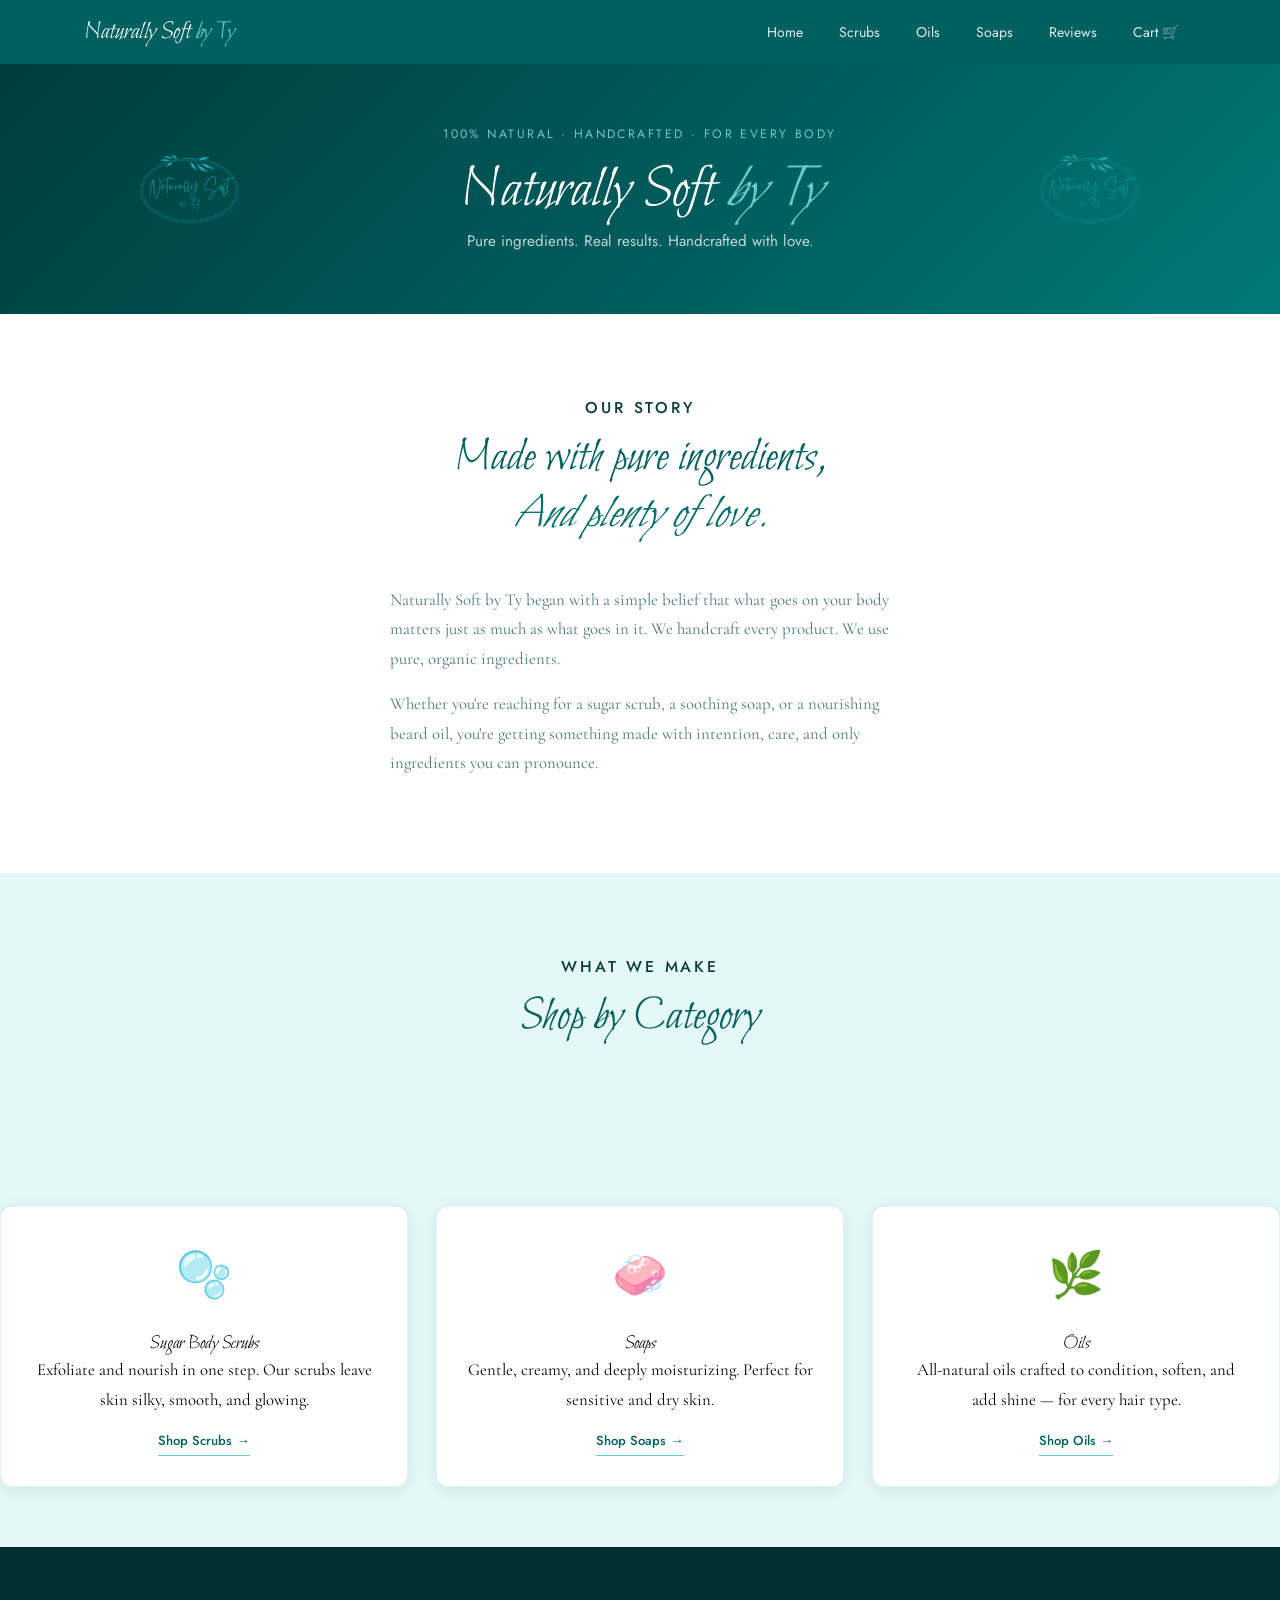
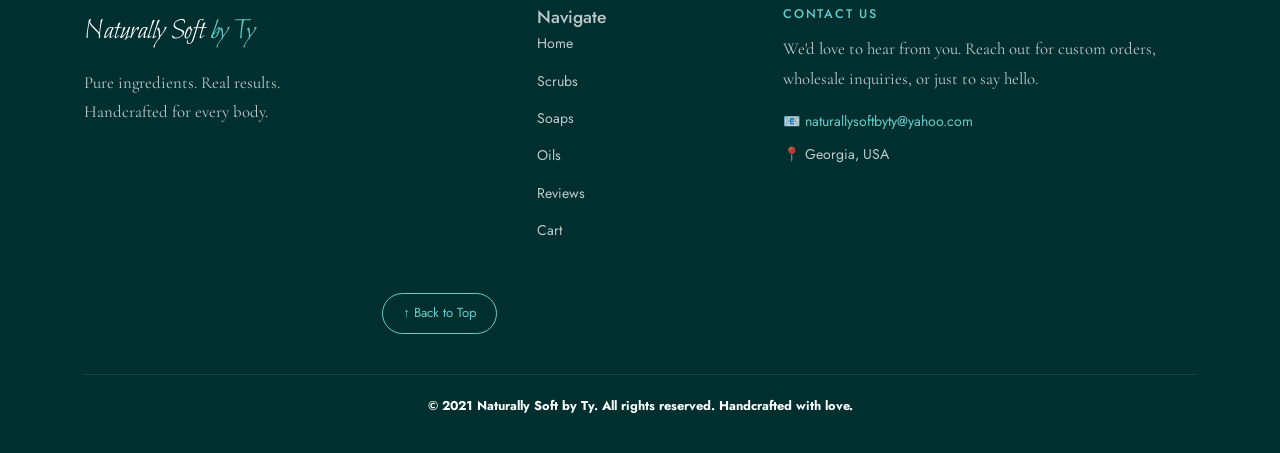
<file: index.html>
<!DOCTYPE html>
<html lang="en">
<head>
  <meta charset="UTF-8">
  <meta name="viewport" content="width=device-width, initial-scale=1.0">
  <title>Naturally Soft by Ty — Homepage</title>
  <link rel="preconnect" href="https://fonts.googleapis.com">
  <link rel="preconnect" href="https://fonts.gstatic.com" crossorigin>
  <link href="https://fonts.googleapis.com/css2?family=Bilbo&family=Cormorant+Garamond:ital,wght@0,300;0,400;0,600;1,300;1,400&family=Jost:wght@300;400;500&display=swap" rel="stylesheet">
  <link rel="stylesheet" href="styles.css">
</head>
<body>

 
  <nav class="topnav" id="topnav">
    <div class="nav-container">

      <div class="nav-logo">Naturally Soft <span>by Ty</span></div>

      <button class="nav-toggle" id="navToggle" aria-label="Toggle menu">
        <span></span><span></span><span></span>
      </button>

      <ul class="nav-links" id="navLinks">
        <li><a href="index.html" >Home</a></li>
		<li><a href="scrubs.html">Scrubs</a></li>
		<li><a href="oils.html">Oils</a></li> 
		<li><a href="soaps.html">Soaps</a></li>
        <li><a href="reviews.html">Reviews</a></li>
        <li><a href="shoppingcart.html">Cart 🛒</a></li>
      </ul>
    </div>
  </nav>

  <header class="site-header">
    <div class="header-inner">
      <img src="img/logo.png" alt="Naturally Soft Logo" class="header-logo">
      <div class="header-text">
        <p class="header-eyebrow">100% Natural · Handcrafted · For Every Body</p>
        <h1 class="header-title">Naturally Soft <em>by Ty</em></h1>
        <p class="header-sub">Pure ingredients. Real results. Handcrafted with love.</p>
      </div>
      <img src="img/logo.png" alt="Naturally Soft Logo" class="header-logo">
    </div>
  </header>

 
  <main>

   
    <section class="about-section" id="about">
		<div class="container">
        <p class="section-eyebrow">Our Story</p>
        <h2 class="section-heading">Made with pure ingredients,<br><em>And plenty of love.</em></h2>
		</div> 
		
        <div class="about-grid">
         
			<div class="about-text fade-up">
				<p>Naturally Soft by Ty began with a simple belief that what goes on your body matters just as much as what goes in it. We handcraft every product. We use pure, organic ingredients.</p>
				<p>Whether you're reaching for a sugar scrub, a soothing soap, or a nourishing beard oil, you're getting something made with intention, care, and only ingredients you can pronounce.</p>
        
             </div>
		</div>	  
    </section>

      <section class="products-section" id="products">
      <div class="container">
        <p class="section-eyebrow">What We Make</p>
        <h2 class="section-heading">Shop by Category</h2>
		</div>
		</section>

        <div class="product-grid">

          <a href="scrubs.html" class="product-card fade-up">
            <div class="product-icon">🫧</div>
            <h3>Sugar Body Scrubs</h3>
            <p>Exfoliate and nourish in one step. Our scrubs leave skin silky, smooth, and glowing.</p>
            <span class="card-link">Shop Scrubs →</span>
          </a>

          <a href="soaps.html" class="product-card fade-up">
            <div class="product-icon">🧼</div>
            <h3>Soaps </h3>
            <p>Gentle, creamy, and deeply moisturizing. Perfect for sensitive and dry skin.</p>
            <span class="card-link">Shop Soaps →</span>
          </a>

          <a href="oils.html" class="product-card fade-up">
            <div class="product-icon">🌿</div>
            <h3>Oils</h3>
            <p>All-natural oils crafted to condition, soften, and add shine — for every hair type.</p>
            <span class="card-link">Shop Oils →</span>
          </a>

        </div>

      
    
	</main>

  <footer class="site-footer">
    <div class="container">
      <div class="footer-grid">

        <div class="footer-brand">
          <div class="footer-logo">Naturally Soft <span>by Ty</span></div>
          <p>Pure ingredients. Real results.<br>Handcrafted for every body.</p>
        </div>
   
	 <div class="footer-links">
          <h4>Navigate</h4>
          <ul>
            <li><a href="index.html">Home</a></li>
            <li><a href="scrubs.html">Scrubs</a></li>
            <li><a href="soaps.html">Soaps</a></li>
            <li><a href="oils.html"> Oils</a></li>
            <li><a href="reviews.html">Reviews</a></li>
            <li><a href="shoppingcart.html">Cart</a></li>
          </ul>
        </div>
        
       

        <div class="footer-contact" id="contact">
          <h4>Contact Us</h4>
          <p>We'd love to hear from you. Reach out for custom orders, wholesale inquiries, or just to say hello.</p>
          <ul class="contact-list">
            <li>📧 <a href="mailto:naturallysoftbyty@yahoo.com">naturallysoftbyty@yahoo.com</a></li>
            <li>📍 Georgia, USA</li>
          </ul>
        </div>
			<div style="display:flex; align-items:flex-end; justify-content:flex-end;">
				<a href="#top" class="back-to-top">↑ Back to Top</a>
			</div>
      </div>

      <div class="footer-bottom">
        <p>&copy; 2021 Naturally Soft by Ty. All rights reserved. Handcrafted with love.</p>
      </div>
    </div>
  </footer>

  <script>
    
    window.addEventListener('scroll', () => {
      document.getElementById('topnav').classList.toggle('scrolled', window.scrollY > 40);
    });

    
    document.getElementById('navToggle').addEventListener('click', () => {
      document.getElementById('navLinks').classList.toggle('open');
      document.getElementById('navToggle').classList.toggle('open');
    });

        const observer = new IntersectionObserver((entries) => {
      entries.forEach(e => {
        if (e.isIntersecting) {
          e.target.classList.add('visible');
          observer.unobserve(e.target);
        }
      });
    }, { threshold: 0.12 });

    document.querySelectorAll('.fade-up').forEach(el => observer.observe(el));
  </script>

</body>
</html>
</file>
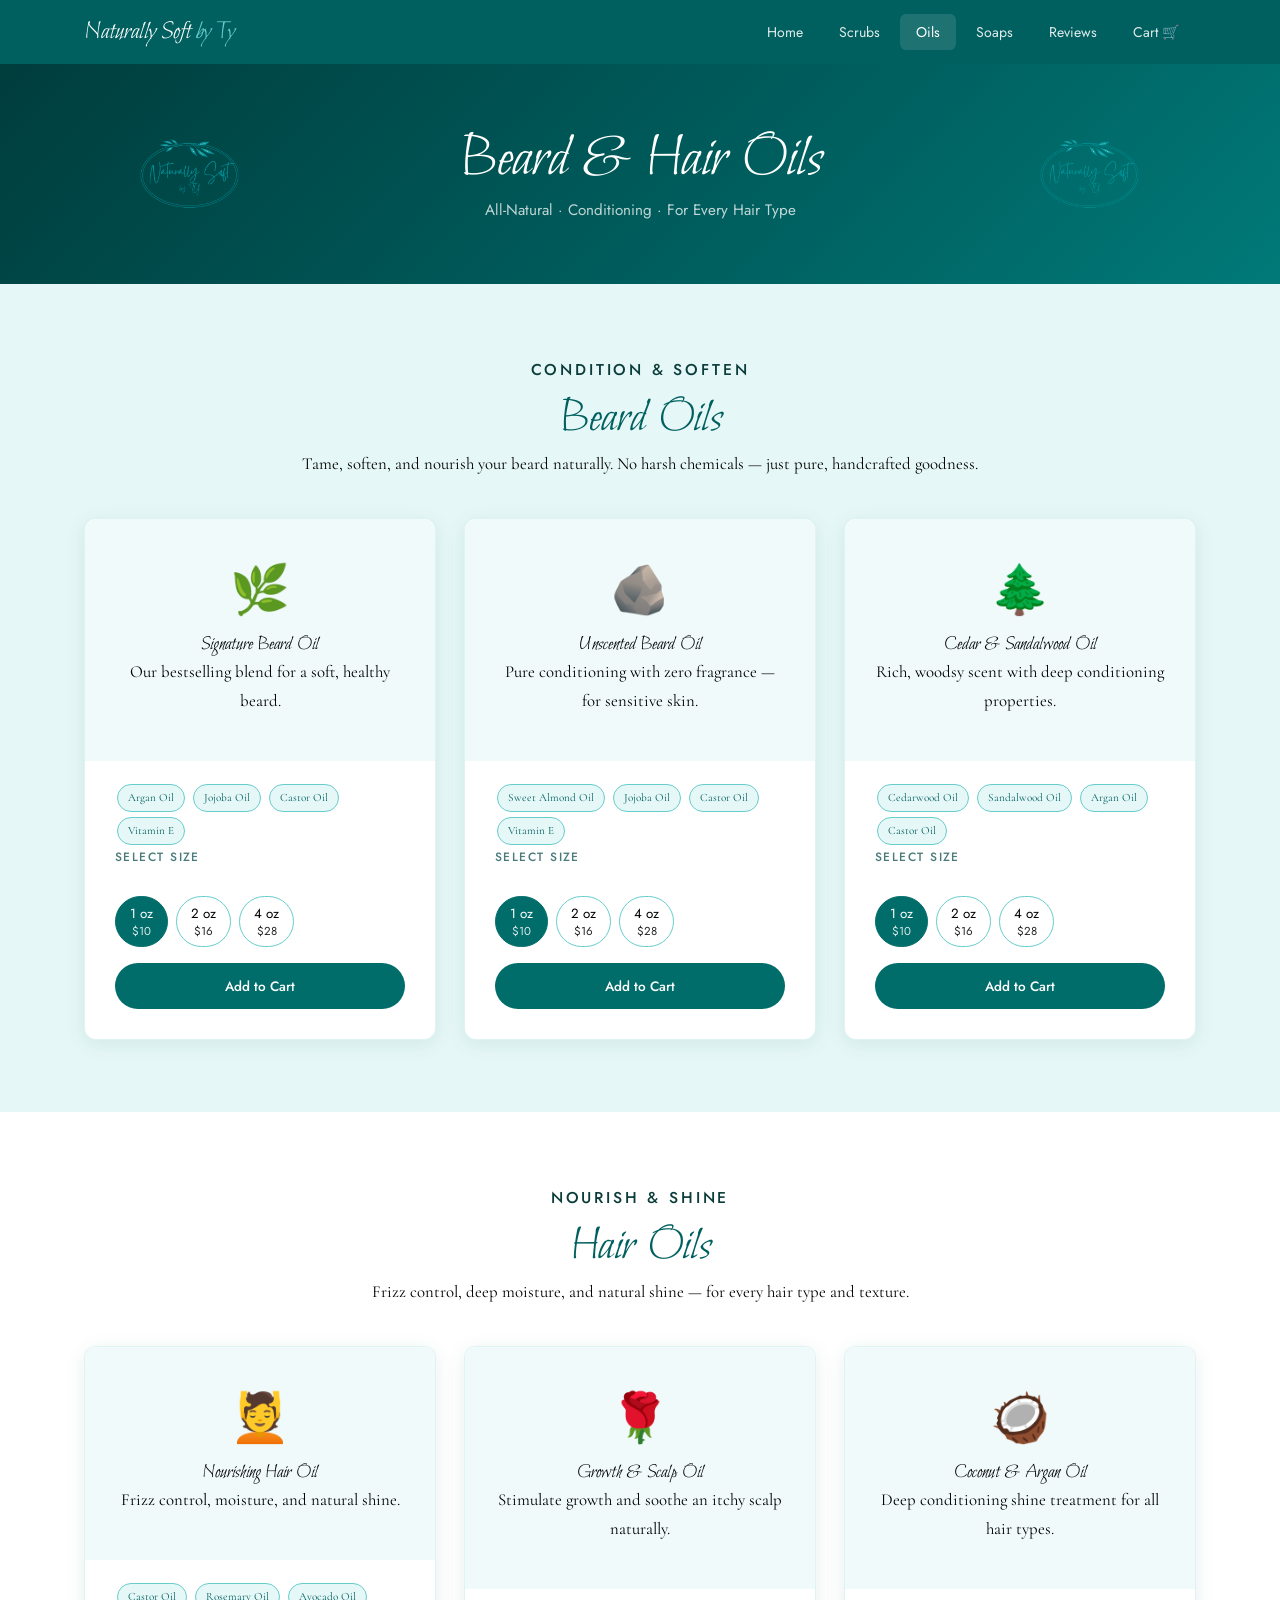
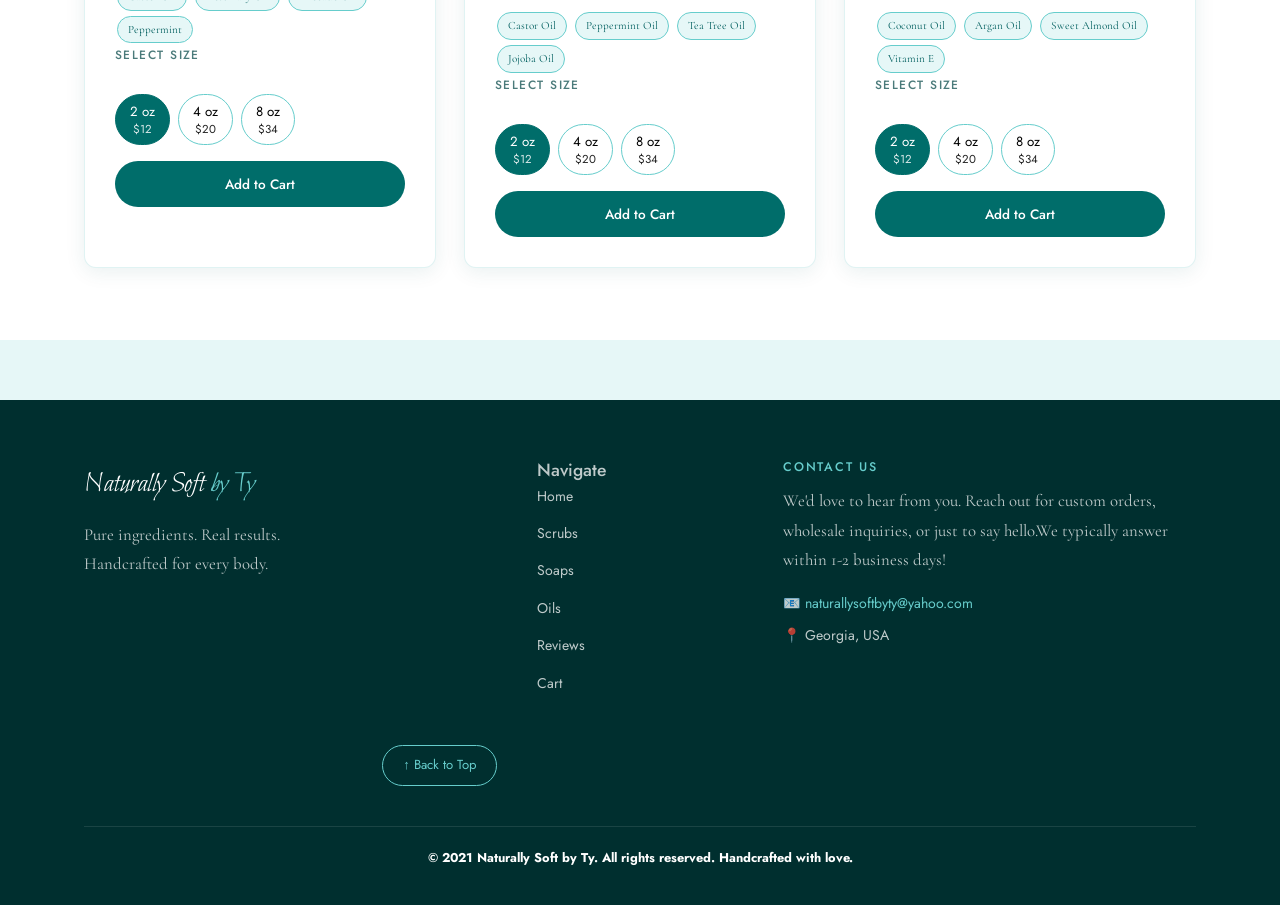
<file: oils.html>
<!DOCTYPE html>
<html lang="en">
<head>
  <meta charset="UTF-8">
  <meta name="viewport" content="width=device-width, initial-scale=1.0">
  <title>Naturally Soft by Ty — Beard &amp; Hair Oils</title>
  <link rel="preconnect" href="https://fonts.googleapis.com">
  <link rel="preconnect" href="https://fonts.gstatic.com" crossorigin>
  <link href="https://fonts.googleapis.com/css2?family=Bilbo&family=Cormorant+Garamond:ital,wght@0,300;0,400;0,600;1,300;1,400&family=Jost:wght@300;400;500&display=swap" rel="stylesheet">
  <link rel="stylesheet" href="styles.css">
</head>
<body id="top">

  <nav class="topnav" id="topnav">
    <div class="nav-container">
      <a href="index.html" class="nav-logo">Naturally Soft <span>by Ty</span></a>
      <button class="nav-toggle" id="navToggle" aria-label="Toggle menu">
        <span></span><span></span><span></span>
      </button>
      <ul class="nav-links" id="navLinks">
        <li><a href="index.html">Home</a></li>
		<li><a href="scrubs.html">Scrubs</a></li>
		<li><a href="oils.html" class="active">Oils</a></li> 
		<li><a href="soaps.html">Soaps</a></li>
        <li><a href="reviews.html">Reviews</a></li>
        <li><a href="shoppingcart.html">Cart 🛒</a></li>
      </ul>
    </div>
  </nav>

  <header class="products-page-hero">
    <div class="header-inner">
      <img src="img/logo.png" alt="Naturally Soft Logo" class="header-logo">
      <div class="header-text">
        <h1 class="header-title">Beard &amp; Hair Oils</h1>
        <p class="header-sub">All-Natural · Conditioning · For Every Hair Type</p>
      </div>
      <img src="img/logo.png" alt="Naturally Soft Logo" class="header-logo">
    </div>
  </header>

  

  <main>

    
    <section class="product-section" id="beard-oils">
      <div class="container">
        <div class="product-section-header">
          <p class="section-eyebrow">Condition &amp; Soften</p>
          <h2>Beard Oils</h2>
          <p>Tame, soften, and nourish your beard naturally. No harsh chemicals — just pure, handcrafted goodness.</p>
        </div>

        <div class="product-items-grid">

          <div class="product-item-card fade-up">
            <div class="product-item-top">
              <div class="product-item-emoji">🌿</div>
              <h3>Signature Beard Oil</h3>
              <p>Our bestselling blend for a soft, healthy beard.</p>
            </div>
            <div class="product-item-body">
              <div class="ingredient-badges">
                <span class="badge">Argan Oil</span>
                <span class="badge">Jojoba Oil</span>
                <span class="badge">Castor Oil</span>
                <span class="badge">Vitamin E</span>
              </div>
              <p class="size-label">Select Size</p>
              <div class="size-options">
                <button class="size-btn selected" onclick="selectSize(this)">1 oz<span class="price-tag">$10</span></button>
                <button class="size-btn" onclick="selectSize(this)">2 oz<span class="price-tag">$16</span></button>
                <button class="size-btn" onclick="selectSize(this)">4 oz<span class="price-tag">$28</span></button>
              </div>
              <button class="add-to-cart-btn">Add to Cart</button>
            </div>
          </div>

          <div class="product-item-card fade-up">
            <div class="product-item-top">
              <div class="product-item-emoji">🪨</div>
              <h3>Unscented Beard Oil</h3>
              <p>Pure conditioning with zero fragrance — for sensitive skin.</p>
            </div>
            <div class="product-item-body">
              <div class="ingredient-badges">
                <span class="badge">Sweet Almond Oil</span>
                <span class="badge">Jojoba Oil</span>
                <span class="badge">Castor Oil</span>
                <span class="badge">Vitamin E</span>
              </div>
              <p class="size-label">Select Size</p>
              <div class="size-options">
                <button class="size-btn selected" onclick="selectSize(this)">1 oz<span class="price-tag">$10</span></button>
                <button class="size-btn" onclick="selectSize(this)">2 oz<span class="price-tag">$16</span></button>
                <button class="size-btn" onclick="selectSize(this)">4 oz<span class="price-tag">$28</span></button>
              </div>
              <button class="add-to-cart-btn">Add to Cart</button>
            </div>
          </div>

          <div class="product-item-card fade-up">
            <div class="product-item-top">
              <div class="product-item-emoji">🌲</div>
              <h3>Cedar &amp; Sandalwood Oil</h3>
              <p>Rich, woodsy scent with deep conditioning properties.</p>
            </div>
            <div class="product-item-body">
              <div class="ingredient-badges">
                <span class="badge">Cedarwood Oil</span>
                <span class="badge">Sandalwood Oil</span>
                <span class="badge">Argan Oil</span>
                <span class="badge">Castor Oil</span>
              </div>
              <p class="size-label">Select Size</p>
              <div class="size-options">
                <button class="size-btn selected" onclick="selectSize(this)">1 oz<span class="price-tag">$10</span></button>
                <button class="size-btn" onclick="selectSize(this)">2 oz<span class="price-tag">$16</span></button>
                <button class="size-btn" onclick="selectSize(this)">4 oz<span class="price-tag">$28</span></button>
              </div>
              <button class="add-to-cart-btn">Add to Cart</button>
            </div>
          </div>

        </div>
      </div>
    </section>

    
    <section class="product-section" id="hair-oils">
      <div class="container">
        <div class="product-section-header">
          <p class="section-eyebrow">Nourish &amp; Shine</p>
          <h2>Hair Oils</h2>
          <p>Frizz control, deep moisture, and natural shine — for every hair type and texture.</p>
        </div>

        <div class="product-items-grid">

          <div class="product-item-card fade-up">
            <div class="product-item-top">
              <div class="product-item-emoji">💆</div>
              <h3>Nourishing Hair Oil</h3>
              <p>Frizz control, moisture, and natural shine.</p>
            </div>
            <div class="product-item-body">
              <div class="ingredient-badges">
                <span class="badge">Castor Oil</span>
                <span class="badge">Rosemary Oil</span>
                <span class="badge">Avocado Oil</span>
                <span class="badge">Peppermint</span>
              </div>
              <p class="size-label">Select Size</p>
              <div class="size-options">
                <button class="size-btn selected" onclick="selectSize(this)">2 oz<span class="price-tag">$12</span></button>
                <button class="size-btn" onclick="selectSize(this)">4 oz<span class="price-tag">$20</span></button>
                <button class="size-btn" onclick="selectSize(this)">8 oz<span class="price-tag">$34</span></button>
              </div>
              <button class="add-to-cart-btn">Add to Cart</button>
            </div>
          </div>

          <div class="product-item-card fade-up">
            <div class="product-item-top">
              <div class="product-item-emoji">🌹</div>
              <h3>Growth &amp; Scalp Oil</h3>
              <p>Stimulate growth and soothe an itchy scalp naturally.</p>
            </div>
            <div class="product-item-body">
              <div class="ingredient-badges">
                <span class="badge">Castor Oil</span>
                <span class="badge">Peppermint Oil</span>
                <span class="badge">Tea Tree Oil</span>
                <span class="badge">Jojoba Oil</span>
              </div>
              <p class="size-label">Select Size</p>
              <div class="size-options">
                <button class="size-btn selected" onclick="selectSize(this)">2 oz<span class="price-tag">$12</span></button>
                <button class="size-btn" onclick="selectSize(this)">4 oz<span class="price-tag">$20</span></button>
                <button class="size-btn" onclick="selectSize(this)">8 oz<span class="price-tag">$34</span></button>
              </div>
              <button class="add-to-cart-btn">Add to Cart</button>
            </div>
          </div>

          <div class="product-item-card fade-up">
            <div class="product-item-top">
              <div class="product-item-emoji">🥥</div>
              <h3>Coconut &amp; Argan Oil</h3>
              <p>Deep conditioning shine treatment for all hair types.</p>
            </div>
            <div class="product-item-body">
              <div class="ingredient-badges">
                <span class="badge">Coconut Oil</span>
                <span class="badge">Argan Oil</span>
                <span class="badge">Sweet Almond Oil</span>
                <span class="badge">Vitamin E</span>
              </div>
              <p class="size-label">Select Size</p>
              <div class="size-options">
                <button class="size-btn selected" onclick="selectSize(this)">2 oz<span class="price-tag">$12</span></button>
                <button class="size-btn" onclick="selectSize(this)">4 oz<span class="price-tag">$20</span></button>
                <button class="size-btn" onclick="selectSize(this)">8 oz<span class="price-tag">$34</span></button>
              </div>
              <button class="add-to-cart-btn">Add to Cart</button>
            </div>
          </div>

        </div>
      </div>
    </section>

 
  </main>

  <footer class="site-footer">
    <div class="container">
      <div class="footer-grid">
        <div class="footer-brand">
          <div class="footer-logo">Naturally Soft <span>by Ty</span></div>
          <p>Pure ingredients. Real results.<br>Handcrafted for every body.</p>
        </div>
        <div class="footer-links">
          <h4>Navigate</h4>
          <ul>
            <li><a href="index.html">Home</a></li>
            <li><a href="scrubs.html">Scrubs</a></li>
            <li><a href="soaps.html">Soaps</a></li>
            <li><a href="oils.html">Oils</a></li>
            <li><a href="reviews.html">Reviews</a></li>
            <li><a href="shoppingcart.html">Cart</a></li>
          </ul>
        </div>
        
        <div class="footer-contact" id="contact">
          <h4>Contact Us</h4>
          <p>We'd love to hear from you. Reach out for custom orders, wholesale inquiries, or just to say hello.We typically answer within 1-2 business days!</p>
          <ul class="contact-list">
            <li>📧 <a href="mailto:naturallysoftbyty@yahoo.com">naturallysoftbyty@yahoo.com</a></li>
            <li>📍 Georgia, USA</li>
          </ul>
        </div>
			<div style="display:flex; align-items:flex-end; justify-content:flex-end;">
				<a href="#top" class="back-to-top">↑ Back to Top</a>
			</div>
      </div>
     
      <div class="footer-bottom">
        <p>&copy; 2021 Naturally Soft by Ty. All rights reserved. Handcrafted with love.</p>
      </div>
    </div>
  </footer>

  <script>
    window.addEventListener('scroll', () => {
      document.getElementById('topnav').classList.toggle('scrolled', window.scrollY > 40);
    });
    document.getElementById('navToggle').addEventListener('click', () => {
      document.getElementById('navLinks').classList.toggle('open');
    });
    function selectSize(btn) {
      const group = btn.closest('.size-options');
      group.querySelectorAll('.size-btn').forEach(b => b.classList.remove('selected'));
      btn.classList.add('selected');
    }
    const observer = new IntersectionObserver((entries) => {
      entries.forEach(e => {
        if (e.isIntersecting) { e.target.classList.add('visible'); observer.unobserve(e.target); }
      });
    }, { threshold: 0.1 });
    document.querySelectorAll('.fade-up').forEach(el => observer.observe(el));
	
	document.querySelectorAll('.add-to-cart-btn').forEach(button => {
  button.addEventListener('click', (e) => {
   
    e.preventDefault(); 

    const card = e.target.closest('.product-item-card');
    const name = card.querySelector('h3').innerText;   
    const selectedSizeBtn = card.querySelector('.size-btn.selected');
    const size = selectedSizeBtn.childNodes[0].textContent.trim();
    const priceText = selectedSizeBtn.querySelector('.price-tag').innerText;
    const price = parseFloat(priceText.replace('$', ''));
   
    const product = { name, size, price, qty: 1 };
        
    let cart = JSON.parse(localStorage.getItem('cart')) || [];
    const existingItem = cart.find(item => item.name === name && item.size === size);
    
    if (existingItem) {
      existingItem.qty++;
    } else {
      cart.push(product);
    }
    
    localStorage.setItem('cart', JSON.stringify(cart));
        
    const originalText = button.innerText;
    button.innerText = "Added! ✓";
    button.style.backgroundColor = "#4a7a7a";
    setTimeout(() => {
      button.innerText = originalText;
      button.style.backgroundColor = "";
    }, 1500);
  });
});
	
  </script>

</body>
</html>
</file>
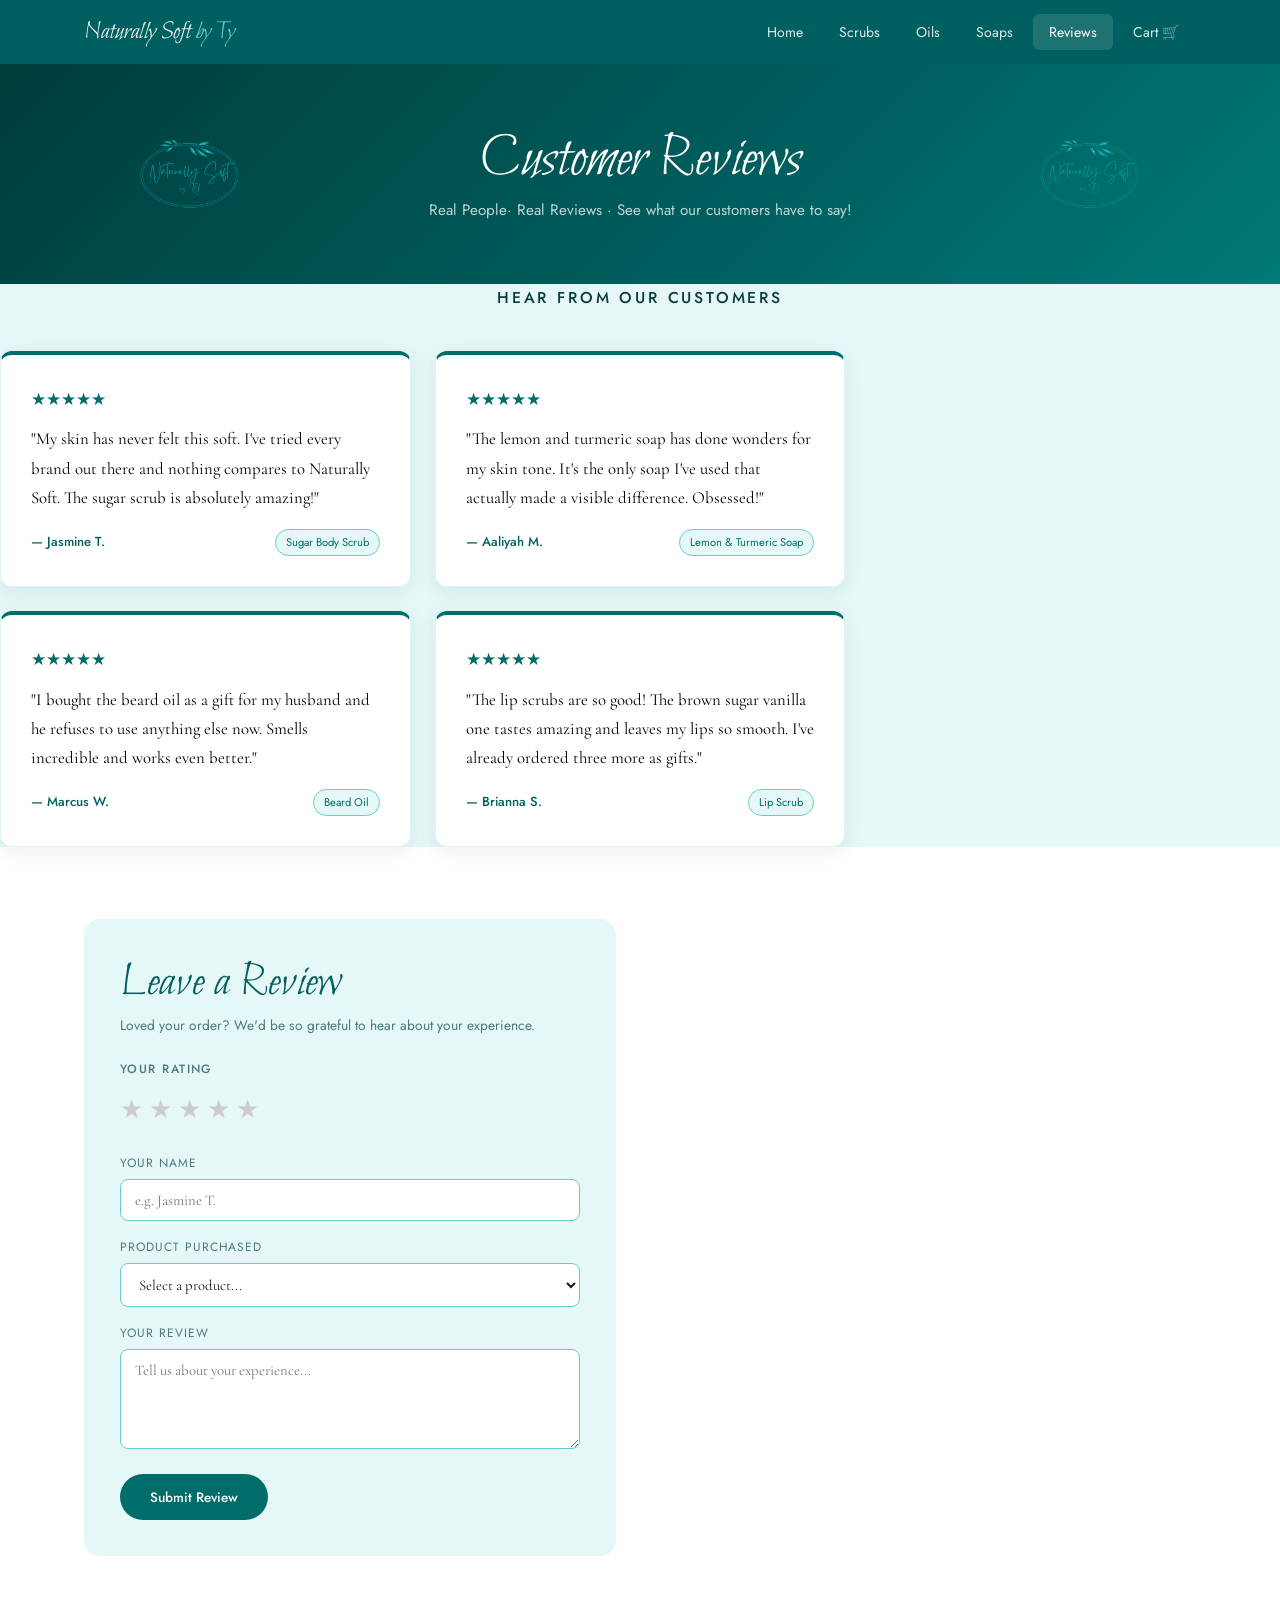
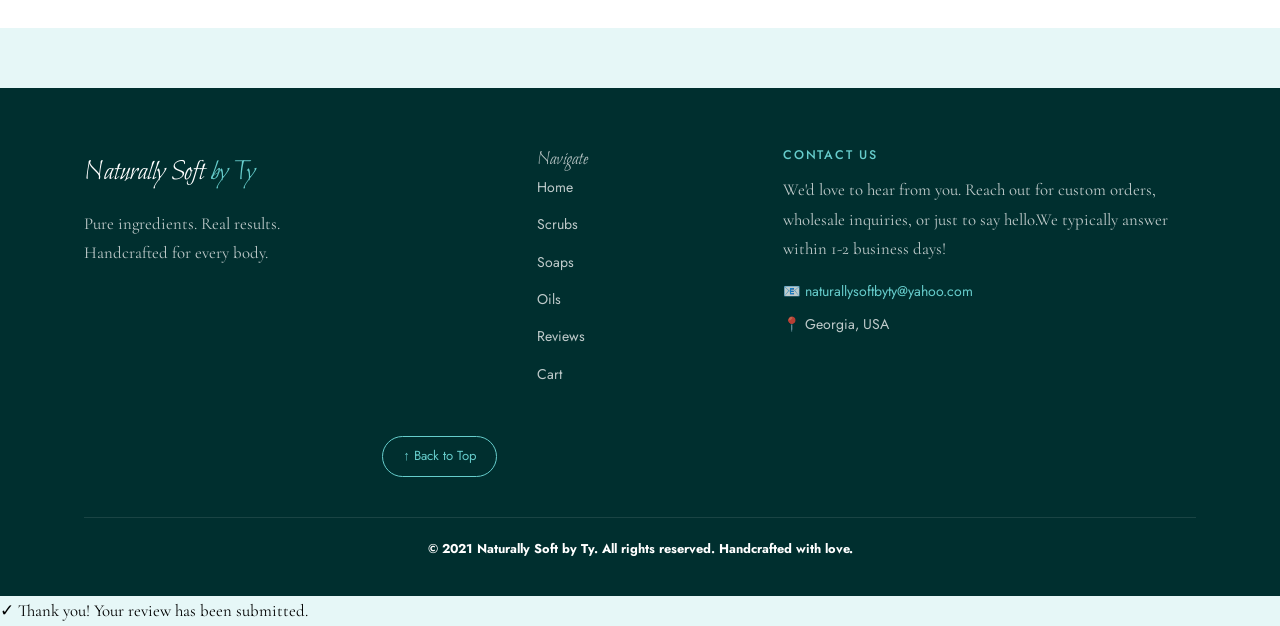
<file: reviews.html>
<!DOCTYPE html>
<html lang="en">
<head>
  <meta charset="UTF-8">
  <meta name="viewport" content="width=device-width, initial-scale=1.0">
  <title>Naturally Soft by Ty — Reviews</title>
  <link rel="preconnect" href="https://fonts.googleapis.com">
  <link rel="preconnect" href="https://fonts.gstatic.com" crossorigin>
  <link href="https://fonts.googleapis.com/css2?family=Bilbo&family=Cormorant+Garamond:ital,wght@0,300;0,400;0,600;1,300;1,400&family=Jost:wght@300;400;500&display=swap" rel="stylesheet">
  <link rel="stylesheet" href="styles.css">
  <style>
  
  </style>
</head>
<body>

 
  <nav class="topnav" id="topnav">
    <div class="nav-container">
      <a href="index.html" class="nav-logo">Naturally Soft <span>by Ty</span></a>
      <button class="nav-toggle" id="navToggle" aria-label="Toggle menu">
        <span></span><span></span><span></span>
      </button>
      
      <ul class="nav-links" id="navLinks">
        <li><a href="index.html" >Home</a></li>
		<li><a href="scrubs.html">Scrubs</a></li>
		<li><a href="oils.html">Oils</a></li> 
		<li><a href="soaps.html">Soaps</a></li>
        <li><a href="reviews.html" class="active">Reviews</a></li>
        <li><a href="shoppingcart.html">Cart 🛒</a></li>
      </ul>
    </div>
  </nav>

 
  <header class="reviews-page-hero">
		  <div class="header-inner">
      <img src="img/logo.png" alt="Naturally Soft Logo" class="header-logo">
      <div class="header-text">
        <h1 class="header-title">Customer Reviews</h1>
        <p class="header-sub">Real People· Real Reviews · See what our customers have to say! </p>
      </div>
      <img src="img/logo.png" alt="Naturally Soft Logo" class="header-logo">
    </div>
  </header>

 

  <main>

	
		<div class="all-reviews-section">
			<div class="container">
			<p class="section-eyebrow">Hear From Our Customers</p>
			</div>
		</div>	
		
       
        <div class="reviews-masonry">

          <div class="review-card-full fade-up">
            <div class="stars">★★★★★</div>
            <p class="review-text">"My skin has never felt this soft. I've tried every brand out there and nothing compares to Naturally Soft. The sugar scrub is absolutely amazing!"</p>
            <div class="review-meta">
              <span class="reviewer-name">— Jasmine T.</span>
              <span class="review-product-tag">Sugar Body Scrub</span>
            </div>
          </div>

          <div class="review-card-full fade-up">
            <div class="stars">★★★★★</div>
            <p class="review-text">"I bought the beard oil as a gift for my husband and he refuses to use anything else now. Smells incredible and works even better."</p>
            <div class="review-meta">
              <span class="reviewer-name">— Marcus W.</span>
              <span class="review-product-tag">Beard Oil</span>
            </div>
          </div>

          <div class="review-card-full fade-up">
            <div class="stars">★★★★★</div>
            <p class="review-text">"The lemon and turmeric soap has done wonders for my skin tone. It's the only soap I've used that actually made a visible difference. Obsessed!"</p>
            <div class="review-meta">
              <span class="reviewer-name">— Aaliyah M.</span>
              <span class="review-product-tag">Lemon &amp; Turmeric Soap</span>
            </div>
          </div>

        
          <div class="review-card-full fade-up">
            <div class="stars">★★★★★</div>
            <p class="review-text">"The lip scrubs are so good! The brown sugar vanilla one tastes amazing and leaves my lips so smooth. I've already ordered three more as gifts."</p>
            <div class="review-meta">
              <span class="reviewer-name">— Brianna S.</span>
              <span class="review-product-tag">Lip Scrub</span>
            </div>
          </div>

        
        </div>
     
    
    <section class="interact-section">
      <div class="container">
        <div class="interact-grid">

         
          <div class="leave-review-box fade-up">
            <h2>Leave a Review</h2>
            <p>Loved your order? We'd be so grateful to hear about your experience.</p>

            <p class="size-label" style="font-family:'Jost',sans-serif;font-size:0.75rem;font-weight:500;letter-spacing:0.12em;text-transform:uppercase;color:#4a7a7a;margin-bottom:8px;">Your Rating</p>
            <div class="star-picker" id="starPicker">
              <span data-val="1">★</span>
              <span data-val="2">★</span>
              <span data-val="3">★</span>
              <span data-val="4">★</span>
              <span data-val="5">★</span>
            </div>

            <div class="form-group">
              <label>Your Name</label>
              <input type="text" id="reviewName" placeholder="e.g. Jasmine T.">
            </div>

            <div class="form-group">
              <label>Product Purchased</label>
              <select id="reviewProduct">
                <option value="">Select a product...</option>
                <option>Sugar Body Scrub — Lavender &amp; Honey</option>
                <option>Sugar Body Scrub — Coconut &amp; Vanilla</option>
                <option>Sugar Body Scrub — Citrus Burst</option>
                <option>Goat Milk Soap</option>
                <option>Oatmeal Soap</option>
                <option>Lemon &amp; Turmeric Soap</option>
                <option>Signature Beard Oil</option>
                <option>Unscented Beard Oil</option>
                <option>Nourishing Hair Oil</option>
                <option>Lip Scrub — Brown Sugar Vanilla</option>
                <option>Lip Scrub — Watermelon Mint</option>
                <option>Lip Scrub — Honey &amp; Cinnamon</option>
              </select>
            </div>

            <div class="form-group">
              <label>Your Review</label>
              <textarea id="reviewText" placeholder="Tell us about your experience..."></textarea>
            </div>

            <button class="submit-btn" onclick="submitReview()">Submit Review</button>
          </div>

                    
        </div>
      </div>
    </section>

  </main>

  
  <footer class="site-footer">
    <div class="container">
      <div class="footer-grid">
        <div class="footer-brand">
          <div class="footer-logo">Naturally Soft <span>by Ty</span></div>
          <p>Pure ingredients. Real results.<br>Handcrafted for every body.</p>
        </div>
        <div class="footer-links">
         <h3> Navigate </h3>
          <ul>
            <li><a href="index.html">Home</a></li>
            <li><a href="scrubs.html">Scrubs</a></li>
            <li><a href="soaps.html">Soaps</a></li>
            <li><a href="oils.html"> Oils</a></li>
            <li><a href="reviews.html">Reviews</a></li>
            <li><a href="shoppingcart.html">Cart</a></li>
          </ul>
        </div>
		
       <div class="footer-contact" id="contact">
         <h4> Contact Us </h4>
          <p>We'd love to hear from you. Reach out for custom orders, wholesale inquiries, or just to say hello.We typically answer within 1-2 business days! </p>
          <ul class="contact-list">
            <li>📧 <a href="mailto:naturallysoftbyty@yahoo.com">naturallysoftbyty@yahoo.com</a></li>
            <li>📍 Georgia, USA</li>
          </ul>
        </div>
			<div style="display:flex; align-items:flex-end; justify-content:flex-end;">
				<a href="#top" class="back-to-top">↑ Back to Top</a>
			</div>
      </div>
     
      <div class="footer-bottom">
        <p>&copy; 2021 Naturally Soft by Ty. All rights reserved. Handcrafted with love.</p>
      </div>
    </div>
  </footer>
 
  <div id="toast">✓ Thank you! Your review has been submitted.</div>

  <script>
    
    window.addEventListener('scroll', () => {
      document.getElementById('topnav').classList.toggle('scrolled', window.scrollY > 40);
    });

    
    document.getElementById('navToggle').addEventListener('click', () => {
      document.getElementById('navLinks').classList.toggle('open');
    });

    
    const observer = new IntersectionObserver((entries) => {
      entries.forEach(e => {
        if (e.isIntersecting) { e.target.classList.add('visible'); observer.unobserve(e.target); }
      });
    }, { threshold: 0.1 });
    document.querySelectorAll('.fade-up').forEach(el => observer.observe(el));

    
    let selectedStars = 0;
    const stars = document.querySelectorAll('#starPicker span');
    stars.forEach(star => {
      star.addEventListener('mouseover', () => {
        const val = parseInt(star.dataset.val);
        stars.forEach(s => s.classList.toggle('lit', parseInt(s.dataset.val) <= val));
      });
      star.addEventListener('mouseout', () => {
        stars.forEach(s => s.classList.toggle('lit', parseInt(s.dataset.val) <= selectedStars));
      });
      star.addEventListener('click', () => {
        selectedStars = parseInt(star.dataset.val);
        stars.forEach(s => s.classList.toggle('lit', parseInt(s.dataset.val) <= selectedStars));
      });
    });

    
    function submitReview() {
      const name    = document.getElementById('reviewName').value.trim();
      const product = document.getElementById('reviewProduct').value;
      const text    = document.getElementById('reviewText').value.trim();

      if (!name || !product || !text || selectedStars === 0) {
        alert('Please fill in all fields and select a star rating.');
        return;
      }

      
      const toast = document.getElementById('toast');
      toast.classList.add('show');
      setTimeout(() => toast.classList.remove('show'), 3500);

      
      document.getElementById('reviewName').value = '';
      document.getElementById('reviewProduct').value = '';
      document.getElementById('reviewText').value = '';
      selectedStars = 0;
      stars.forEach(s => s.classList.remove('lit'));
    }
  </script>

</body>
</html>
</file>
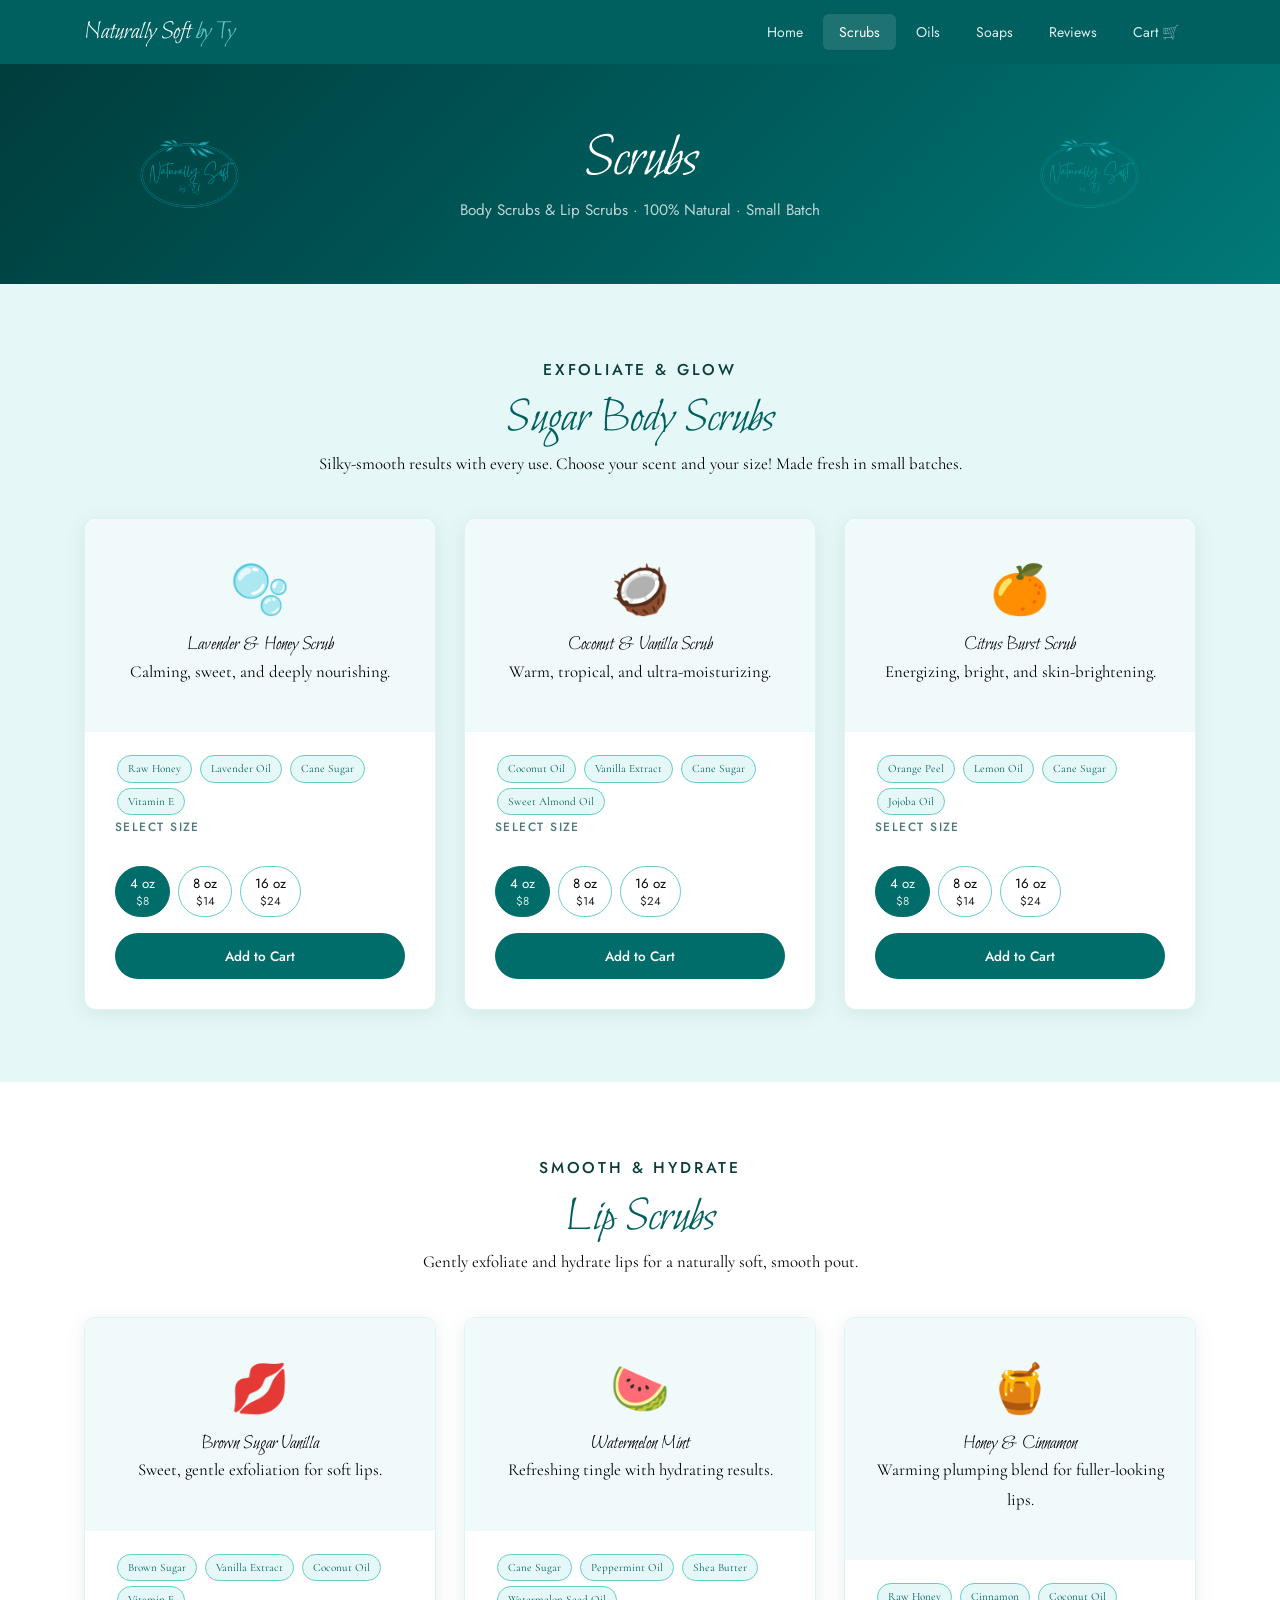
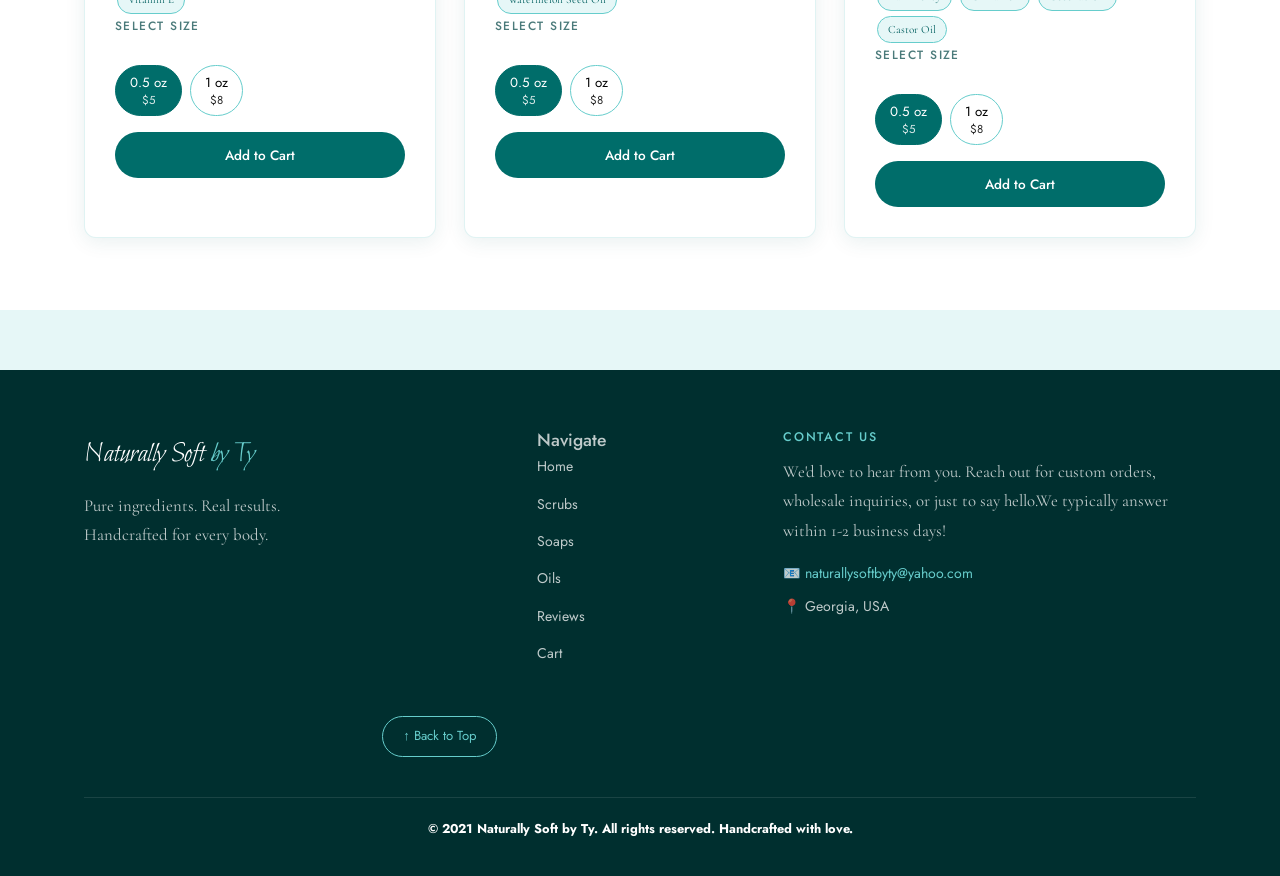
<file: scrubs.html>
<!DOCTYPE html>
<html lang="en">
<head>
  <meta charset="UTF-8">
  <meta name="viewport" content="width=device-width, initial-scale=1.0">
  <title>Naturally Soft by Ty — Scrubs</title>
  <link rel="preconnect" href="https://fonts.googleapis.com">
  <link rel="preconnect" href="https://fonts.gstatic.com" crossorigin>
  <link href="https://fonts.googleapis.com/css2?family=Bilbo&family=Cormorant+Garamond:ital,wght@0,300;0,400;0,600;1,300;1,400&family=Jost:wght@300;400;500&display=swap" rel="stylesheet">
  <link rel="stylesheet" href="styles.css">
</head>
<body id="top">

  <nav class="topnav" id="topnav">
    <div class="nav-container">
      <a href="index.html" class="nav-logo">Naturally Soft <span>by Ty</span></a>
      <button class="nav-toggle" id="navToggle" aria-label="Toggle menu">
        <span></span><span></span><span></span>
      </button>
       <ul class="nav-links" id="navLinks">
        <li><a href="index.html" >Home</a></li>
		<li><a href="scrubs.html" class="active">Scrubs</a></li>
		<li><a href="oils.html">Oils</a></li> 
		<li><a href="soaps.html">Soaps</a></li>
        <li><a href="reviews.html">Reviews</a></li>
        <li><a href="shoppingcart.html">Cart 🛒</a></li>
      </ul>
    </div>
  </nav>

  <header class="products-page-hero">
    <div class="header-inner">
      <img src="img/logo.png" alt="Naturally Soft Logo" class="header-logo">
      <div class="header-text">
        <h1 class="header-title">Scrubs</h1>
        <p class="header-sub">Body Scrubs &amp; Lip Scrubs · 100% Natural · Small Batch</p>
      </div>
      <img src="img/logo.png" alt="Naturally Soft Logo" class="header-logo">
    </div>
  </header>


  <main>

    
    <section class="product-section" id="body-scrubs">
      <div class="container">
        <div class="product-section-header">
          <p class="section-eyebrow">Exfoliate &amp; Glow</p>
          <h2>Sugar Body Scrubs</h2>
          <p>Silky-smooth results with every use. Choose your scent and your size! Made fresh in small batches.</p>
        </div>

        <div class="product-items-grid">

          <div class="product-item-card fade-up">
            <div class="product-item-top">
              <div class="product-item-emoji">🫧</div>
              <h3>Lavender &amp; Honey Scrub</h3>
              <p>Calming, sweet, and deeply nourishing.</p>
            </div>
            <div class="product-item-body">
              <div class="ingredient-badges">
                <span class="badge">Raw Honey</span>
                <span class="badge">Lavender Oil</span>
                <span class="badge">Cane Sugar</span>
                <span class="badge">Vitamin E</span>
              </div>
              <p class="size-label">Select Size</p>
              <div class="size-options">
                <button class="size-btn selected" onclick="selectSize(this)">4 oz<span class="price-tag">$8</span></button>
                <button class="size-btn" onclick="selectSize(this)">8 oz<span class="price-tag">$14</span></button>
                <button class="size-btn" onclick="selectSize(this)">16 oz<span class="price-tag">$24</span></button>
              </div>
              <button class="add-to-cart-btn">Add to Cart</button>
            </div>
          </div>

          <div class="product-item-card fade-up">
            <div class="product-item-top">
              <div class="product-item-emoji">🥥</div>
              <h3>Coconut &amp; Vanilla Scrub</h3>
              <p>Warm, tropical, and ultra-moisturizing.</p>
            </div>
            <div class="product-item-body">
              <div class="ingredient-badges">
                <span class="badge">Coconut Oil</span>
                <span class="badge">Vanilla Extract</span>
                <span class="badge">Cane Sugar</span>
                <span class="badge">Sweet Almond Oil</span>
              </div>
              <p class="size-label">Select Size</p>
              <div class="size-options">
                <button class="size-btn selected" onclick="selectSize(this)">4 oz<span class="price-tag">$8</span></button>
                <button class="size-btn" onclick="selectSize(this)">8 oz<span class="price-tag">$14</span></button>
                <button class="size-btn" onclick="selectSize(this)">16 oz<span class="price-tag">$24</span></button>
              </div>
              <button class="add-to-cart-btn">Add to Cart</button>
            </div>
          </div>

          <div class="product-item-card fade-up">
            <div class="product-item-top">
              <div class="product-item-emoji">🍊</div>
              <h3>Citrus Burst Scrub</h3>
              <p>Energizing, bright, and skin-brightening.</p>
            </div>
            <div class="product-item-body">
              <div class="ingredient-badges">
                <span class="badge">Orange Peel</span>
                <span class="badge">Lemon Oil</span>
                <span class="badge">Cane Sugar</span>
                <span class="badge">Jojoba Oil</span>
              </div>
              <p class="size-label">Select Size</p>
              <div class="size-options">
                <button class="size-btn selected" onclick="selectSize(this)">4 oz<span class="price-tag">$8</span></button>
                <button class="size-btn" onclick="selectSize(this)">8 oz<span class="price-tag">$14</span></button>
                <button class="size-btn" onclick="selectSize(this)">16 oz<span class="price-tag">$24</span></button>
              </div>
              <button class="add-to-cart-btn">Add to Cart</button>
            </div>
          </div>

        </div>
      </div>
    </section>

    
    <section class="product-section" id="lip-scrubs">
      <div class="container">
        <div class="product-section-header">
          <p class="section-eyebrow">Smooth &amp; Hydrate</p>
          <h2>Lip Scrubs</h2>
          <p>Gently exfoliate and hydrate lips for a naturally soft, smooth pout.</p>
        </div>

        <div class="product-items-grid">

          <div class="product-item-card fade-up">
            <div class="product-item-top">
              <div class="product-item-emoji">💋</div>
              <h3>Brown Sugar Vanilla</h3>
              <p>Sweet, gentle exfoliation for soft lips.</p>
            </div>
            <div class="product-item-body">
              <div class="ingredient-badges">
                <span class="badge">Brown Sugar</span>
                <span class="badge">Vanilla Extract</span>
                <span class="badge">Coconut Oil</span>
                <span class="badge">Vitamin E</span>
              </div>
              <p class="size-label">Select Size</p>
              <div class="size-options">
                <button class="size-btn selected" onclick="selectSize(this)">0.5 oz<span class="price-tag">$5</span></button>
                <button class="size-btn" onclick="selectSize(this)">1 oz<span class="price-tag">$8</span></button>
              </div>
              <button class="add-to-cart-btn">Add to Cart</button>
            </div>
          </div>

          <div class="product-item-card fade-up">
            <div class="product-item-top">
              <div class="product-item-emoji">🍉</div>
              <h3>Watermelon Mint</h3>
              <p>Refreshing tingle with hydrating results.</p>
            </div>
            <div class="product-item-body">
              <div class="ingredient-badges">
                <span class="badge">Cane Sugar</span>
                <span class="badge">Peppermint Oil</span>
                <span class="badge">Shea Butter</span>
                <span class="badge">Watermelon Seed Oil</span>
              </div>
              <p class="size-label">Select Size</p>
              <div class="size-options">
                <button class="size-btn selected" onclick="selectSize(this)">0.5 oz<span class="price-tag">$5</span></button>
                <button class="size-btn" onclick="selectSize(this)">1 oz<span class="price-tag">$8</span></button>
              </div>
              <button class="add-to-cart-btn">Add to Cart</button>
            </div>
          </div>

          <div class="product-item-card fade-up">
            <div class="product-item-top">
              <div class="product-item-emoji">🍯</div>
              <h3>Honey &amp; Cinnamon</h3>
              <p>Warming plumping blend for fuller-looking lips.</p>
            </div>
            <div class="product-item-body">
              <div class="ingredient-badges">
                <span class="badge">Raw Honey</span>
                <span class="badge">Cinnamon</span>
                <span class="badge">Coconut Oil</span>
                <span class="badge">Castor Oil</span>
              </div>
              <p class="size-label">Select Size</p>
              <div class="size-options">
                <button class="size-btn selected" onclick="selectSize(this)">0.5 oz<span class="price-tag">$5</span></button>
                <button class="size-btn" onclick="selectSize(this)">1 oz<span class="price-tag">$8</span></button>
              </div>
              <button class="add-to-cart-btn">Add to Cart</button>
            </div>
          </div>

        </div>
      </div>
    </section>

  
  </main>

	<footer class="site-footer">
		<div class="container">
			<div class="footer-grid">
				<div class="footer-brand">
						<div class="footer-logo">Naturally Soft <span>by Ty</span></div>
							<p>Pure ingredients. Real results.<br>Handcrafted for every body.</p>
				</div>
        <div class="footer-links">
				<h4>Navigate</h4>
				<ul>
					<li><a href="index.html">Home</a></li>
					<li><a href="scrubs.html">Scrubs</a></li>
					<li><a href="soaps.html">Soaps</a></li>
					<li><a href="oils.html"> Oils</a></li>
					<li><a href="reviews.html">Reviews</a></li>
					<li><a href="shoppingcart.html">Cart</a></li>
				</ul>
        </div>
       
         <div class="footer-contact" id="contact">
			<h4>Contact Us</h4>
				<p>We'd love to hear from you. Reach out for custom orders, wholesale inquiries, or just to say hello.We typically answer within 1-2 business days!</p>
          <ul class="contact-list">
            <li>📧 <a href="mailto:naturallysoftbyty@yahoo.com">naturallysoftbyty@yahoo.com</a></li>
            <li>📍 Georgia, USA</li>
          </ul>
        </div>
			<div style="display:flex; align-items:flex-end; justify-content:flex-end;">
				<a href="#top" class="back-to-top">↑ Back to Top</a>
			</div>
      </div>
     
      <div class="footer-bottom">
        <p>&copy; 2021 Naturally Soft by Ty. All rights reserved. Handcrafted with love.</p>
      </div>
    </div>
  </footer>

	

  <script>
  
    window.addEventListener('scroll', () => {
      document.getElementById('topnav').classList.toggle('scrolled', window.scrollY > 40);
    });
    document.getElementById('navToggle').addEventListener('click', () => {
      document.getElementById('navLinks').classList.toggle('open');
    });
    function selectSize(btn) {
      const group = btn.closest('.size-options');
      group.querySelectorAll('.size-btn').forEach(b => b.classList.remove('selected'));
      btn.classList.add('selected');
    }
    const observer = new IntersectionObserver((entries) => {
      entries.forEach(e => {
        if (e.isIntersecting) { e.target.classList.add('visible'); observer.unobserve(e.target); }
      });
    }, { threshold: 0.1 });
    document.querySelectorAll('.fade-up').forEach(el => observer.observe(el));
	
	document.querySelectorAll('.add-to-cart-btn').forEach(button => {
    button.addEventListener('click', (e) => {
      
      const card = e.target.closest('.product-item-card');
      const name = card.querySelector('h3').innerText;   
    
      const selectedSizeBtn = card.querySelector('.size-btn.selected');
      const size = selectedSizeBtn.childNodes[0].textContent.trim();
      const priceText = selectedSizeBtn.querySelector('.price-tag').innerText;
      const price = parseFloat(priceText.replace('$', ''));
     
      const product = { name, size, price, qty: 1 };
      
      let cart = JSON.parse(localStorage.getItem('cart')) || [];
      
      const existingItem = cart.find(item => item.name === name && item.size === size);
      
      if (existingItem) {
        existingItem.qty++;
      } else {
        cart.push(product);
      }
      
      localStorage.setItem('cart', JSON.stringify(cart));
      
      const originalText = button.innerText;
      button.innerText = "Added! ✓";
      button.style.backgroundColor = "#4a7a7a";
      setTimeout(() => {
        button.innerText = originalText;
        button.style.backgroundColor = "";
      }, 1500);
    });
  });
  document.querySelectorAll('.add-to-cart-btn').forEach(button => {
    button.addEventListener('click', (e) => {
      const card = e.target.closest('.product-item-card');
      const name = card.querySelector('h3').innerText;   
      const selectedSizeBtn = card.querySelector('.size-btn.selected');
      const size = selectedSizeBtn.childNodes[0].textContent.trim();
      const priceText = selectedSizeBtn.querySelector('.price-tag').innerText;
      const price = parseFloat(priceText.replace('$', ''));
     
      const product = { name, size, price, qty: 1 };
      let cart = JSON.parse(localStorage.getItem('cart')) || [];
      const existingItem = cart.find(item => item.name === name && item.size === size);
      
      if (existingItem) {
        existingItem.qty++;
      } else {
        cart.push(product);
      }
      
      localStorage.setItem('cart', JSON.stringify(cart));
      
      // Visual feedback ONLY (no alert box)
      const originalText = button.innerText;
      button.innerText = "Added! ✓";
      button.style.backgroundColor = "#4a7a7a";
      setTimeout(() => {
        button.innerText = originalText;
        button.style.backgroundColor = "";
      }, 1500);
    });
  });
	
  </script>

</body>
</html>
</file>
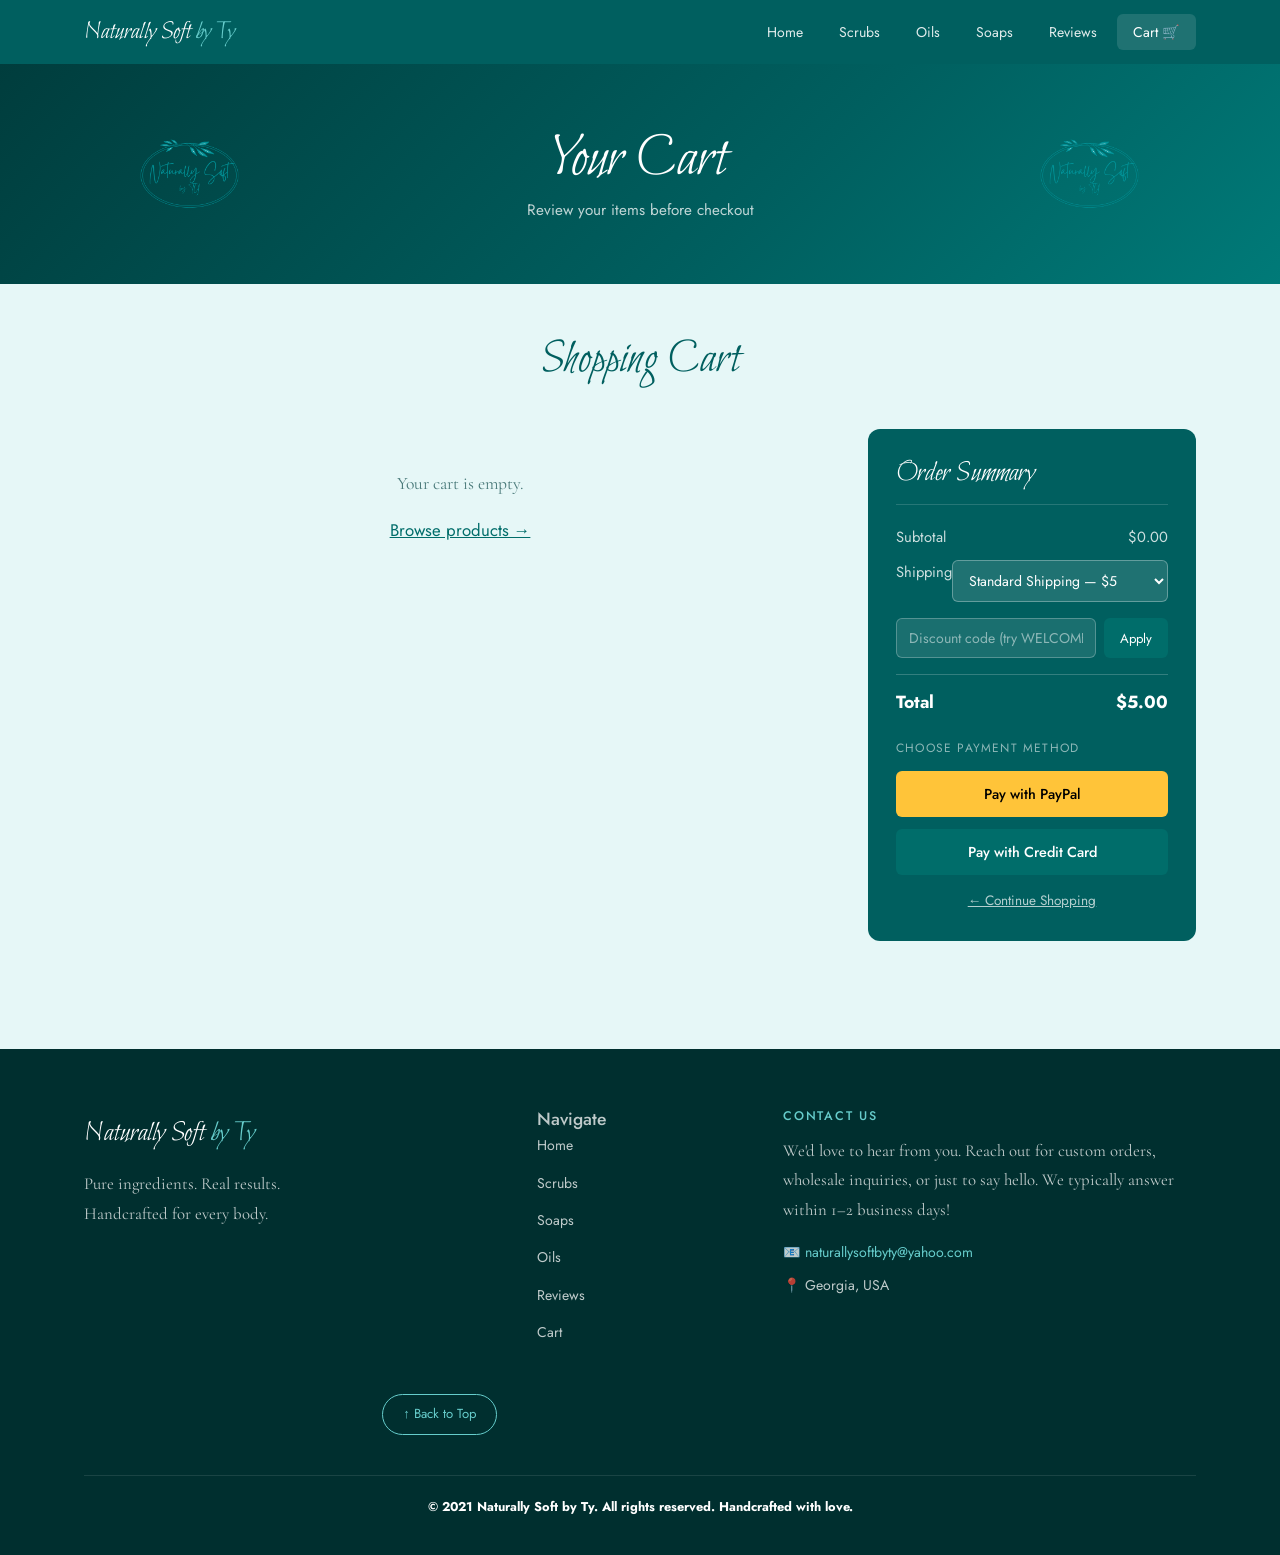
<file: shoppingcart.html>
<!DOCTYPE html>
<html lang="en">
<head>
  <meta charset="UTF-8">
  <meta name="viewport" content="width=device-width, initial-scale=1.0">
  <title>Naturally Soft by Ty — Shopping Cart</title>
  <link rel="preconnect" href="https://fonts.googleapis.com">
  <link rel="preconnect" href="https://fonts.gstatic.com" crossorigin>
  <link href="https://fonts.googleapis.com/css2?family=Bilbo&family=Cormorant+Garamond&family=Jost:wght@300;400;500&display=swap" rel="stylesheet">
  <link rel="stylesheet" href="styles.css">
</head>
<body id="top">

  <nav class="topnav" id="topnav">
    <div class="nav-container">
      <a href="index.html" class="nav-logo">Naturally Soft <span>by Ty</span></a>
      <button class="nav-toggle" id="navToggle">
        <span></span><span></span><span></span>
      </button>
      <ul class="nav-links" id="navLinks">
        <li><a href="index.html">Home</a></li>
        <li><a href="scrubs.html">Scrubs</a></li>
        <li><a href="oils.html">Oils</a></li>
        <li><a href="soaps.html">Soaps</a></li>
        <li><a href="reviews.html">Reviews</a></li>
        <li><a href="shoppingcart.html" class="active">Cart 🛒</a></li>
      </ul>
    </div>
  </nav>

  <header class="products-page-hero">
    <div class="header-inner">
      <img src="img/logo.png" alt="Logo" class="header-logo">
      <div class="header-text">
        <h1 class="header-title">Your Cart</h1>
        <p class="header-sub">Review your items before checkout</p>
      </div>
      <img src="img/logo.png" alt="Logo" class="header-logo">
    </div>
  </header>

  <main>
    <section style="padding: 48px 0;">
      <div class="container">
        <h2 class="section-heading">Shopping Cart</h2>

        <div class="cart-container">

          
          <div class="cart-items" id="dynamic-cart-list"></div>

         
          <div class="cart-summary">
            <h3>Order Summary</h3>

           
            <div class="summary-row">
              <span>Subtotal</span>
              <span id="subtotal">$0.00</span>
            </div>

            
           <div class="summary-row summary-stack">
			<span>Shipping</span>
  
		<select id="shipping-method" onchange="renderCartReview()" class="shipping-select">
    
		<option value="5" class="shipping-option">Standard Shipping — $5</option>
		<option value="0" class="shipping-option">Local Pickup — Free</option>
		</select>
	</div>

			<div class="promo-code">
				<input type="text" id="discount-input" placeholder="Discount code (try WELCOME10)">
					<button class="apply-btn" onclick="applyDiscount()">Apply</button>
			</div>

			<div class="summary-row total">
				<span>Total</span>
				<span id="final-total">$0.00</span>
			</div>


			<p class="payment-label">
			Choose Payment Method
			</p>
		<button class="checkout-btn paypal" onclick="alert('Redirecting to PayPal...')">
			Pay with PayPal
		</button>
		<button class="checkout-btn card" onclick="alert('Processing Card Payment...')">
				Pay with Credit Card
		</button>
           
            <a href="index.html" class="continue-shopping">← Continue Shopping</a>

          </div>
        </div>
      </div>
    </section>
  </main>

  <footer class="site-footer">
    <div class="container">
      <div class="footer-grid">
        <div class="footer-brand">
          <div class="footer-logo">Naturally Soft <span>by Ty</span></div>
          <p>Pure ingredients. Real results.<br>Handcrafted for every body.</p>
        </div>
        <div class="footer-links">
          <h4>Navigate</h4>
          <ul>
            <li><a href="index.html">Home</a></li>
            <li><a href="scrubs.html">Scrubs</a></li>
            <li><a href="soaps.html">Soaps</a></li>
            <li><a href="oils.html">Oils</a></li>
            <li><a href="reviews.html">Reviews</a></li>
            <li><a href="shoppingcart.html">Cart</a></li>
          </ul>
        </div>
        <div class="footer-contact" id="contact">
          <h4>Contact Us</h4>
          <p>We'd love to hear from you. Reach out for custom orders, wholesale inquiries, or just to say hello. We typically answer within 1–2 business days!</p>
          <ul class="contact-list">
            <li>📧 <a href="mailto:naturallysoftbyty@yahoo.com">naturallysoftbyty@yahoo.com</a></li>
            <li>📍 Georgia, USA</li>
          </ul>
        </div>
        <div style="display:flex; align-items:flex-end; justify-content:flex-end;">
          <a href="#top" class="back-to-top">↑ Back to Top</a>
        </div>
      </div>
      <div class="footer-bottom">
        <p>&copy; 2021 Naturally Soft by Ty. All rights reserved. Handcrafted with love.</p>
      </div>
    </div>
  </footer>

  <script>
   
    window.addEventListener('scroll', () => {
      document.getElementById('topnav').classList.toggle('scrolled', window.scrollY > 40);
    });
    document.getElementById('navToggle').addEventListener('click', () => {
      document.getElementById('navLinks').classList.toggle('open');
    });

   
    let discountAmount = 0;

    function getCart() {
      return JSON.parse(localStorage.getItem('nsCart'))
          || JSON.parse(localStorage.getItem('cart'))
          || [];
    }

    function saveCart(cart) {
      localStorage.setItem('nsCart', JSON.stringify(cart));
    }

    function renderCartReview() {
      const cart = getCart();
      const container = document.getElementById('dynamic-cart-list');
      let subtotal = 0;

      if (cart.length === 0) {
        container.innerHTML = `
          <div style="padding:40px 0; text-align:center; color:var(--muted);">
            <p style="font-size:1.1rem; margin-bottom:16px;">Your cart is empty.</p>
            <a href="index.html" style="font-family:var(--f-ui); color:var(--primary);
               text-decoration:underline;">Browse products →</a>
          </div>`;
        updateTotals(0);
        return;
      }

      container.innerHTML = cart.map((item, i) => {
        const lineTotal = item.price * item.qty;
        subtotal += lineTotal;
        return `
          <div class="cart-item">
            <div style="flex:1;">
              <h3 style="font-family:var(--f-ui); font-size:0.95rem; color:var(--dark); margin-bottom:3px;">
                ${item.name}
              </h3>
              <p style="font-family:var(--f-ui); font-size:0.8rem; color:var(--muted); margin:0;">
                ${item.size}
              </p>
            </div>
            <div class="cart-item-qty">
              <button onclick="updateQty(${i}, -1)">−</button>
              <span>${item.qty}</span>
              <button onclick="updateQty(${i}, 1)">+</button>
            </div>
            <div class="cart-item-price">$${lineTotal.toFixed(2)}</div>
            <button onclick="removeItem(${i})"
              style="background:none; border:none; color:#b04040; cursor:pointer;
                     font-family:var(--f-ui); font-size:0.78rem; padding:4px;">
              Remove
            </button>
          </div>`;
      }).join('');

      updateTotals(subtotal);
    }

    function updateTotals(subtotal) {
      const shipping  = parseFloat(document.getElementById('shipping-method').value) || 0;
      const discount  = subtotal * discountAmount;
      const total     = (subtotal - discount) + shipping;
      document.getElementById('subtotal').textContent    = `$${subtotal.toFixed(2)}`;
      document.getElementById('final-total').textContent = `$${total.toFixed(2)}`;
    }

    function updateQty(index, amount) {
      const cart = getCart();
      cart[index].qty += amount;
      if (cart[index].qty < 1) cart.splice(index, 1);
      saveCart(cart);
      renderCartReview();
    }

    function removeItem(index) {
      const cart = getCart();
      cart.splice(index, 1);
      saveCart(cart);
      renderCartReview();
    }

    function applyDiscount() {
      const code = document.getElementById('discount-input').value.trim().toUpperCase();
      if (code === 'WELCOME10') {
        discountAmount = 0.10;
        alert('10% discount applied!');
      } else {
        discountAmount = 0;
        alert('Invalid code. Try WELCOME10.');
      }
      renderCartReview();
    }

    
    document.addEventListener('DOMContentLoaded', renderCartReview);
  </script>

</body>
</html>
</file>
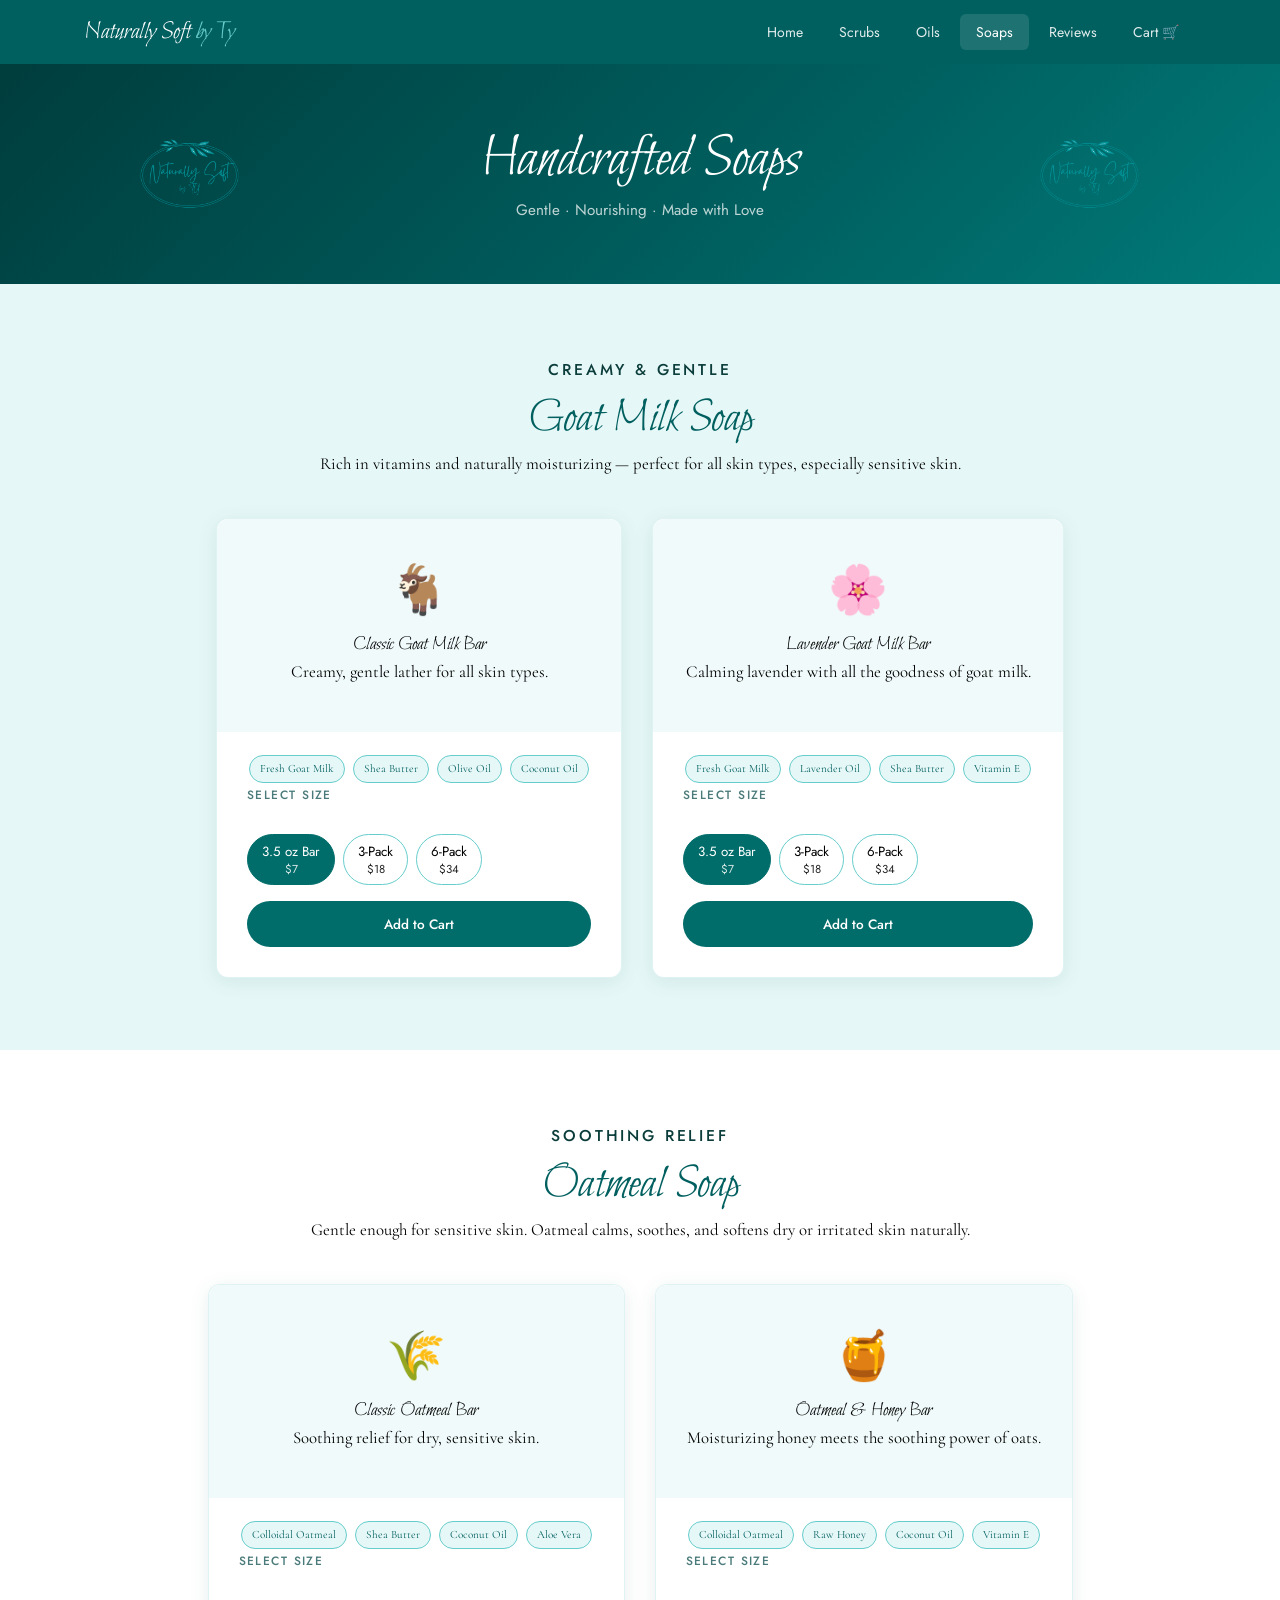
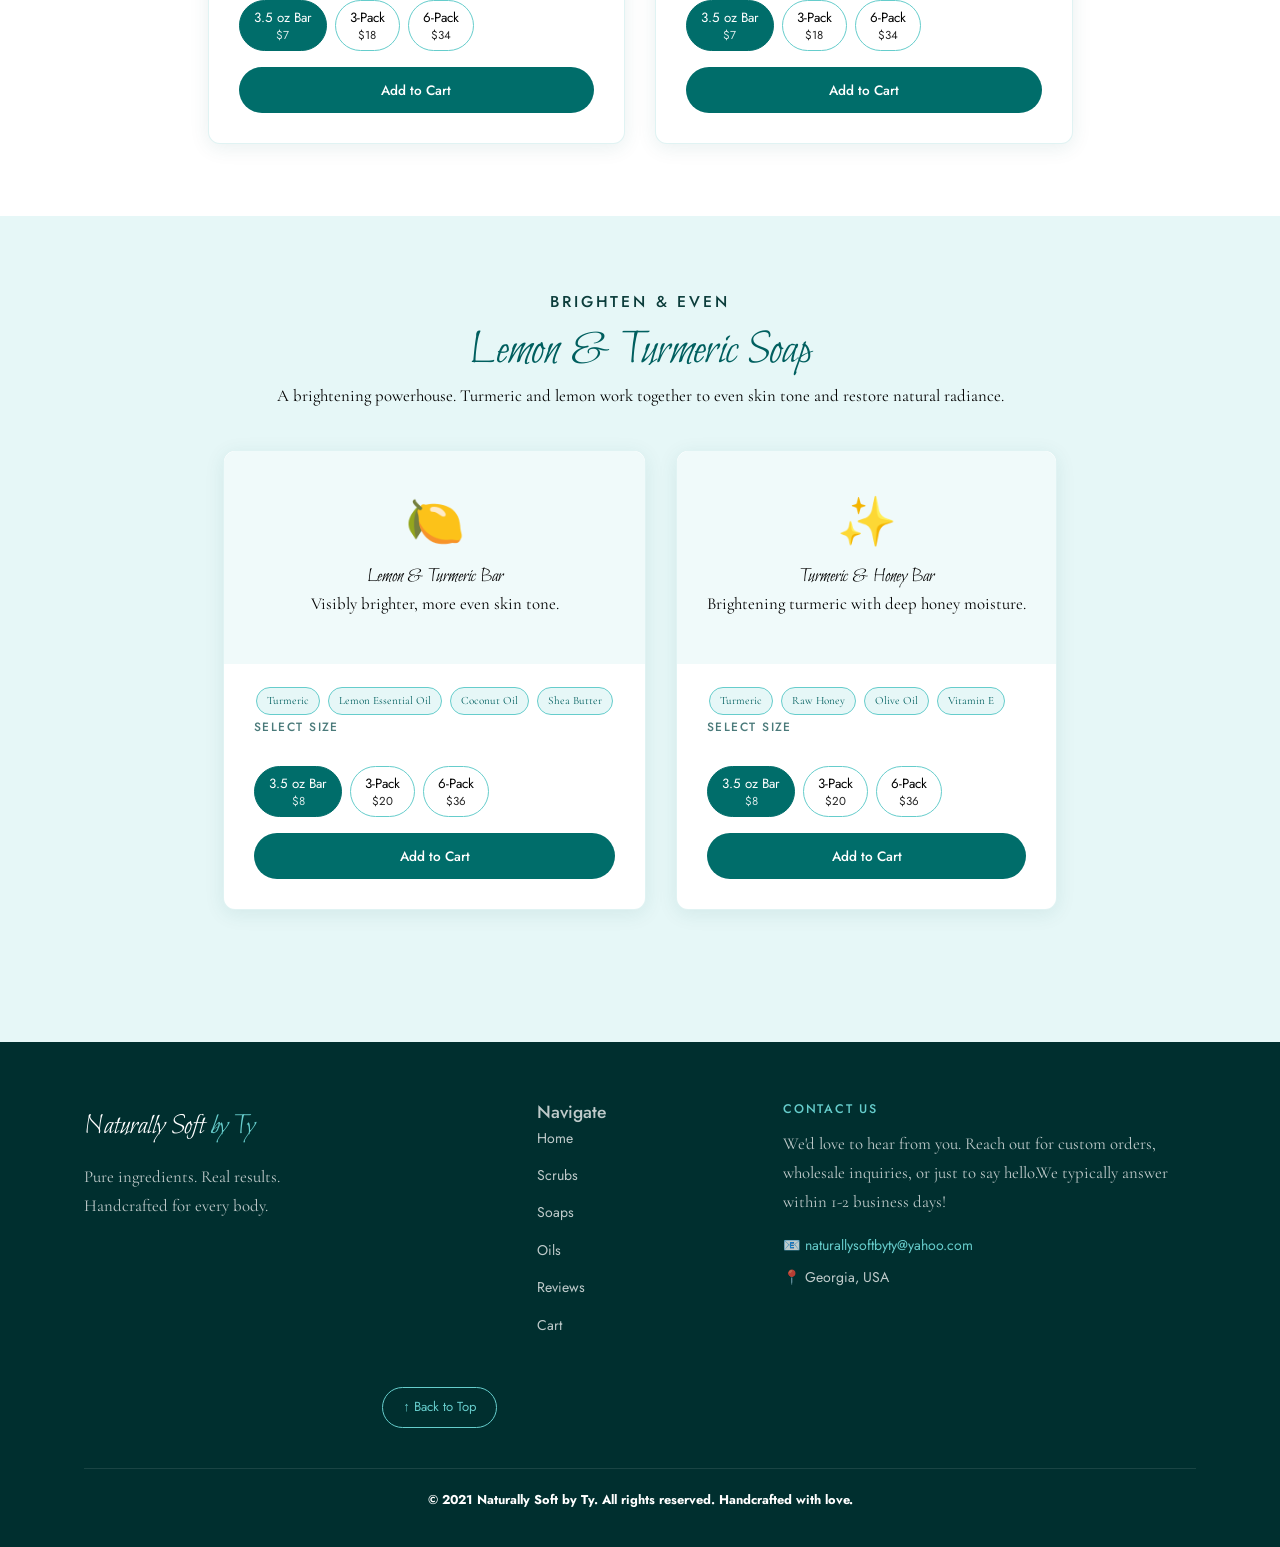
<file: soaps.html>
<!DOCTYPE html>
<html lang="en">
<head>
  <meta charset="UTF-8">
  <meta name="viewport" content="width=device-width, initial-scale=1.0">
  <title>Naturally Soft by Ty — Soaps</title>
  <link rel="preconnect" href="https://fonts.googleapis.com">
  <link rel="preconnect" href="https://fonts.gstatic.com" crossorigin>
  <link href="https://fonts.googleapis.com/css2?family=Bilbo&family=Cormorant+Garamond:ital,wght@0,300;0,400;0,600;1,300;1,400&family=Jost:wght@300;400;500&display=swap" rel="stylesheet">
  <link rel="stylesheet" href="styles.css">
</head>
<body id="top">


 <nav class="topnav" id="topnav">
    <div class="nav-container">
      <a href="index.html" class="nav-logo">Naturally Soft <span>by Ty</span></a>
      <button class="nav-toggle" id="navToggle" aria-label="Toggle menu">
        <span></span><span></span><span></span>
      </button>
 
     <ul class="nav-links" id="navLinks">
        <li><a href="index.html">Home</a></li>
		<li><a href="scrubs.html">Scrubs</a></li>
		<li><a href="oils.html">Oils</a></li> 
		<li><a href="soaps.html" class="active">Soaps</a></li>
        <li><a href="reviews.html">Reviews</a></li>
        <li><a href="shoppingcart.html">Cart 🛒</a></li>
      </ul>
    </div>
  </nav>

  <header class="products-page-hero">
    <div class="header-inner">
      <img src="img/logo.png" alt="Naturally Soft Logo" class="header-logo">
      <div class="header-text">
        <h1 class="header-title">Handcrafted Soaps</h1>
        <p class="header-sub">Gentle · Nourishing · Made with Love</p>
      </div>
      <img src="img/logo.png" alt="Naturally Soft Logo" class="header-logo">
    </div>
  </header>

 

  <main>

    <section class="product-section" id="goat-milk">
      <div class="container">
        <div class="product-section-header">
          <p class="section-eyebrow">Creamy &amp; Gentle</p>
          <h2>Goat Milk Soap</h2>
          <p>Rich in vitamins and naturally moisturizing — perfect for all skin types, especially sensitive skin.</p>
        </div>

        <div class="product-items-grid product-items-grid--centered">

          <div class="product-item-card fade-up">
            <div class="product-item-top">
              <div class="product-item-emoji">🐐</div>
              <h3>Classic Goat Milk Bar</h3>
              <p>Creamy, gentle lather for all skin types.</p>
            </div>
            <div class="product-item-body">
              <div class="ingredient-badges">
                <span class="badge">Fresh Goat Milk</span>
                <span class="badge">Shea Butter</span>
                <span class="badge">Olive Oil</span>
                <span class="badge">Coconut Oil</span>
              </div>
              <p class="size-label">Select Size</p>
              <div class="size-options">
                <button class="size-btn selected" onclick="selectSize(this)">3.5 oz Bar<span class="price-tag">$7</span></button>
                <button class="size-btn" onclick="selectSize(this)">3-Pack<span class="price-tag">$18</span></button>
                <button class="size-btn" onclick="selectSize(this)">6-Pack<span class="price-tag">$34</span></button>
              </div>
					<button class="add-to-cart-btn">Add to Cart</button>
            </div>
          </div>

          <div class="product-item-card fade-up">
            <div class="product-item-top">
              <div class="product-item-emoji">🌸</div>
              <h3>Lavender Goat Milk Bar</h3>
              <p>Calming lavender with all the goodness of goat milk.</p>
            </div>
            <div class="product-item-body">
              <div class="ingredient-badges">
                <span class="badge">Fresh Goat Milk</span>
                <span class="badge">Lavender Oil</span>
                <span class="badge">Shea Butter</span>
                <span class="badge">Vitamin E</span>
              </div>
              <p class="size-label">Select Size</p>
              <div class="size-options">
                <button class="size-btn selected" onclick="selectSize(this)">3.5 oz Bar<span class="price-tag">$7</span></button>
                <button class="size-btn" onclick="selectSize(this)">3-Pack<span class="price-tag">$18</span></button>
                <button class="size-btn" onclick="selectSize(this)">6-Pack<span class="price-tag">$34</span></button>
              </div>
				<button class="add-to-cart-btn">Add to Cart</button>
            </div>
          </div>

        </div>
      </div>
    </section>

    <section class="product-section" id="oatmeal">
      <div class="container">
        <div class="product-section-header">
          <p class="section-eyebrow">Soothing Relief</p>
          <h2>Oatmeal Soap</h2>
          <p>Gentle enough for sensitive skin. Oatmeal calms, soothes, and softens dry or irritated skin naturally.</p>
        </div>

        <div class="product-items-grid product-items-grid--centered">

          <div class="product-item-card fade-up">
            <div class="product-item-top">
              <div class="product-item-emoji">🌾</div>
              <h3>Classic Oatmeal Bar</h3>
              <p>Soothing relief for dry, sensitive skin.</p>
            </div>
            <div class="product-item-body">
              <div class="ingredient-badges">
                <span class="badge">Colloidal Oatmeal</span>
                <span class="badge">Shea Butter</span>
                <span class="badge">Coconut Oil</span>
                <span class="badge">Aloe Vera</span>
              </div>
              <p class="size-label">Select Size</p>
              <div class="size-options">
                <button class="size-btn selected" onclick="selectSize(this)">3.5 oz Bar<span class="price-tag">$7</span></button>
                <button class="size-btn" onclick="selectSize(this)">3-Pack<span class="price-tag">$18</span></button>
                <button class="size-btn" onclick="selectSize(this)">6-Pack<span class="price-tag">$34</span></button>
              </div>
				<button class="add-to-cart-btn">Add to Cart</button>
            </div>
          </div>

          <div class="product-item-card fade-up">
            <div class="product-item-top">
              <div class="product-item-emoji">🍯</div>
              <h3>Oatmeal &amp; Honey Bar</h3>
              <p>Moisturizing honey meets the soothing power of oats.</p>
            </div>
            <div class="product-item-body">
              <div class="ingredient-badges">
                <span class="badge">Colloidal Oatmeal</span>
                <span class="badge">Raw Honey</span>
                <span class="badge">Coconut Oil</span>
                <span class="badge">Vitamin E</span>
              </div>
              <p class="size-label">Select Size</p>
              <div class="size-options">
                <button class="size-btn selected" onclick="selectSize(this)">3.5 oz Bar<span class="price-tag">$7</span></button>
                <button class="size-btn" onclick="selectSize(this)">3-Pack<span class="price-tag">$18</span></button>
                <button class="size-btn" onclick="selectSize(this)">6-Pack<span class="price-tag">$34</span></button>
              </div>
   				<button class="add-to-cart-btn">Add to Cart</button>
			
            </div>
          </div>

        </div>
      </div>
    </section>

    <section class="product-section" id="lemon-turmeric">
      <div class="container">
        <div class="product-section-header">
          <p class="section-eyebrow">Brighten &amp; Even</p>
          <h2>Lemon &amp; Turmeric Soap</h2>
          <p>A brightening powerhouse. Turmeric and lemon work together to even skin tone and restore natural radiance.</p>
        </div>

        <div class="product-items-grid product-items-grid--centered">

          <div class="product-item-card fade-up">
            <div class="product-item-top">
              <div class="product-item-emoji">🍋</div>
              <h3>Lemon &amp; Turmeric Bar</h3>
              <p>Visibly brighter, more even skin tone.</p>
            </div>
            <div class="product-item-body">
              <div class="ingredient-badges">
                <span class="badge">Turmeric</span>
                <span class="badge">Lemon Essential Oil</span>
                <span class="badge">Coconut Oil</span>
                <span class="badge">Shea Butter</span>
              </div>
              <p class="size-label">Select Size</p>
              <div class="size-options">
                <button class="size-btn selected" onclick="selectSize(this)">3.5 oz Bar<span class="price-tag">$8</span></button>
                <button class="size-btn" onclick="selectSize(this)">3-Pack<span class="price-tag">$20</span></button>
                <button class="size-btn" onclick="selectSize(this)">6-Pack<span class="price-tag">$36</span></button>
              </div>
   				<button class="add-to-cart-btn">Add to Cart</button>
            </div>
          </div>

          <div class="product-item-card fade-up">
            <div class="product-item-top">
              <div class="product-item-emoji">✨</div>
              <h3>Turmeric &amp; Honey Bar</h3>
              <p>Brightening turmeric with deep honey moisture.</p>
            </div>
            <div class="product-item-body">
              <div class="ingredient-badges">
                <span class="badge">Turmeric</span>
                <span class="badge">Raw Honey</span>
                <span class="badge">Olive Oil</span>
                <span class="badge">Vitamin E</span>
              </div>
              <p class="size-label">Select Size</p>
              <div class="size-options">
                <button class="size-btn selected" onclick="selectSize(this)">3.5 oz Bar<span class="price-tag">$8</span></button>
                <button class="size-btn" onclick="selectSize(this)">3-Pack<span class="price-tag">$20</span></button>
                <button class="size-btn" onclick="selectSize(this)">6-Pack<span class="price-tag">$36</span></button>
              </div>  
				<button class="add-to-cart-btn">Add to Cart</button>	 
            </div>
          </div>

        </div>
      </div>
    </section>

   

  </main>

  <footer class="site-footer">
    <div class="container">
      <div class="footer-grid">
        <div class="footer-brand">
          <div class="footer-logo">Naturally Soft <span>by Ty</span></div>
          <p>Pure ingredients. Real results.<br>Handcrafted for every body.</p>
        </div>
        <div class="footer-links">
          <h4>Navigate</h4>
          <ul>
            <li><a href="index.html">Home</a></li>
            <li><a href="scrubs.html">Scrubs</a></li>
            <li><a href="soaps.html">Soaps</a></li>
            <li><a href="oils.html"> Oils</a></li>
            <li><a href="reviews.html">Reviews</a></li>
            <li><a href="shoppingcart.html">Cart</a></li>
          </ul>
        </div>
       
      <div class="footer-contact" id="contact">
          <h4>Contact Us</h4>
          <p>We'd love to hear from you. Reach out for custom orders, wholesale inquiries, or just to say hello.We typically answer within 1-2 business days! </p>
          <ul class="contact-list">
            <li>📧 <a href="mailto:naturallysoftbyty@yahoo.com">naturallysoftbyty@yahoo.com</a></li>
            <li>📍 Georgia, USA</li>
          </ul>
        </div>
			<div style="display:flex; align-items:flex-end; justify-content:flex-end;">
				<a href="#top" class="back-to-top">↑ Back to Top</a>
			</div>
      </div>
     
      <div class="footer-bottom">
        <p>&copy; 2021 Naturally Soft by Ty. All rights reserved. Handcrafted with love.</p>
      </div>
    </div>
  </footer>

  <script>
    window.addEventListener('scroll', () => {
      document.getElementById('topnav').classList.toggle('scrolled', window.scrollY > 40);
    });
    document.getElementById('navToggle').addEventListener('click', () => {
      document.getElementById('navLinks').classList.toggle('open');
    });
    function selectSize(btn) {
      const group = btn.closest('.size-options');
      group.querySelectorAll('.size-btn').forEach(b => b.classList.remove('selected'));
      btn.classList.add('selected');
    }
    const observer = new IntersectionObserver((entries) => {
      entries.forEach(e => {
        if (e.isIntersecting) { e.target.classList.add('visible'); observer.unobserve(e.target); }
      });
    }, { threshold: 0.1 });
    document.querySelectorAll('.fade-up').forEach(el => observer.observe(el));
	
	document.querySelectorAll('.add-to-cart-btn').forEach(button => {
  button.addEventListener('click', (e) => {
    
    e.preventDefault(); 

    const card = e.target.closest('.product-item-card');
    const name = card.querySelector('h3').innerText;   
    const selectedSizeBtn = card.querySelector('.size-btn.selected');
    const size = selectedSizeBtn.childNodes[0].textContent.trim();
    const priceText = selectedSizeBtn.querySelector('.price-tag').innerText;
    const price = parseFloat(priceText.replace('$', ''));
   
    const product = { name, size, price, qty: 1 };
        
    let cart = JSON.parse(localStorage.getItem('cart')) || [];
    const existingItem = cart.find(item => item.name === name && item.size === size);
    
    if (existingItem) {
      existingItem.qty++;
    } else {
      cart.push(product);
    }
    
    localStorage.setItem('cart', JSON.stringify(cart));
    
     const originalText = button.innerText;
    button.innerText = "Added! ✓";
    button.style.backgroundColor = "#4a7a7a";
    setTimeout(() => {
      button.innerText = originalText;
      button.style.backgroundColor = "";
    }, 1500);
  });
});
  </script>

</body>
</html>
</file>
<file: styles.css>
:root {
  --primary: #006d6a;
  --dark: #005F5F;
  --teal-light: #66CDCC;
  --bg: #E6F7F7;
  --white: #FFFFFF;
  --text: #1A1A1A;
  --muted: #4a7a7a;
  --shadow: 0 4px 20px rgba(0, 91, 91, 0.09);
  --radius: 12px;
  --ease: 0.25s ease;
  --f-display: 'Bilbo', cursive;
  --f-body: 'Cormorant Garamond', Georgia, serif;
  --f-ui: 'Jost', sans-serif;
}

*,
*::before,
*::after {
  box-sizing: border-box;
  margin: 0;
  padding: 0;
}

html {
  scroll-behavior: smooth;
}

img {
  max-width: 100%;
  height: auto;
  display: block;
}

a {
  text-decoration: none;
  color: inherit;
}

p {
  margin-bottom: 1rem;
}

body {
  font-family: var(--f-body);
  font-size: 1.05rem;
  line-height: 1.75;
  background: var(--bg);
  color: var(#1A1A1A);
}

.container {
  max-width: 1160px;
  margin: 0 auto;
  padding: 0 24px;
}

h1,
h2,
h3,
h4 {
  font-family: var(--f-display);
  font-weight: 400;
  line-height: 1.2;
}

h1 {
  font-size: clamp(2.2rem, 5vw, 3.8rem);
}

h2 {
  font-size: clamp(1.8rem, 4vw, 3rem);
  color: var(--dark);
}

h4 {
  font-size: 1.1rem;
  font-family: var(--f-ui);
  font-weight: 500;
}

em {
  font-style: italic;
  color: var(--primary);
}

.section-eyebrow {
  font-family: var(--f-ui);
  font-size: 0.98rem;
  font-weight: 500;
  letter-spacing: 0.18em;
  text-transform: uppercase;
  color: #0b3d3b;
  margin-bottom: 0.5rem;
  text-align: center;
}

.section-heading,
.product-section-header {
  text-align: center;
  margin-bottom: 2.5rem;
}

.topnav {
  position: sticky;
  top: 0;
  z-index: 1000;
  background: var(--dark);
}

.topnav.scrolled {
  box-shadow: 0 2px 20px rgba(0, 0, 0, 0.18);
}

.nav-container {
  max-width: 1160px;
  margin: 0 auto;
  padding: 0 24px;
  display: flex;
  align-items: center;
  justify-content: space-between;
  height: 64px;
}

.nav-logo {
  font-family: var(--f-display);
  font-size: 1.6rem;
  color: var(--white);
}

.nav-logo span {
  color: var(--teal-light);
}

.nav-logo img {
  height: 44px;
  width: auto;
  object-fit: contain;
}

.nav-links {
  list-style: none;
  display: flex;
  gap: 4px;
}

.nav-links a {
  font-family: var(--f-ui);
  font-size: 0.88rem;
  color: rgba(255, 255, 255, 0.88);
  padding: 8px 16px;
  border-radius: 6px;
  transition: var(--ease);
}

.nav-links a:hover,
.nav-links a.active {
  background: rgba(255, 255, 255, 0.12);
  color: #FFFFFF;
}

.nav-toggle {
  display: none;
  flex-direction: column;
  gap: 5px;
  background: #00000000; /* Transparent */
  border: none;
  cursor: pointer;
}

.nav-toggle span {
  display: block;
  width: 24px;
  height: 2px;
  background: #FFFFFF;
  border-radius: 2px;
}

.site-header,
.products-page-hero,
.reviews-page-hero {
  background: linear-gradient(135deg, #003d3d 0%, #005F5F 60%, #007a78 100%);
  padding: 60px 24px;
  text-align: center;
  color: #FFFFFF;
}

.header-inner {
  max-width: 1000px;
  margin: 0 auto;
  display: flex;
  align-items: center;
  justify-content: center;
  gap: 40px;
  flex-wrap: wrap;
}

.header-logo {
  width: 100px;
  flex-shrink: 0;
  opacity: 0.92;
}

.header-text {
  flex: 1;
  min-width: 220px;
}

.header-eyebrow {
  font-family: var(--f-ui);
  font-size: 0.76rem;
  letter-spacing: 0.2em;
  text-transform: uppercase;
  color: var(--teal-light);
  margin-bottom: 0.6rem;
}

.header-title {
  font-family: var(--f-display);
  color: #FFFFFF;
}

.header-title em {
  color: var(--teal-light);
}

.header-sub {
  font-family: var(--f-ui);
  font-size: 0.95rem;
  color: rgba(255, 255, 255, 0.75);
  margin: 0;
}

.btn,
.submit-btn,
.add-to-cart-btn {
  display: inline-block;
  font-family: var(--f-ui);
  font-size: 0.85rem;
  font-weight: 500;
  padding: 13px 30px;
  border-radius: 50px;
  border: none;
  background: var(--primary);
  color: var(--white);
  cursor: pointer;
  transition: background var(--ease);
  text-align: center;
}

.btn:hover,
.submit-btn:hover,
.add-to-cart-btn:hover {
  background: var(--dark);
}

.add-to-cart-btn {
  width: 100%;
  margin-top: auto;
}

.product-grid,
.reviews-grid,
.product-items-grid {
  display: grid;
  grid-template-columns: repeat(auto-fit, minmax(280px, 1fr));
  gap: 28px;
  margin-top: 40px;
}

.product-items-grid--centered {
  display: flex;
  flex-wrap: wrap;
  justify-content: center;
  gap: 30px;
}

.product-card,
.product-item-card,
.review-card-full {
  background: var(--white);
  border-radius: var(--radius);
  padding: 30px;
  border: 1px solid rgba(0, 155, 153, 0.12);
  box-shadow: var(--shadow);
  transition: transform var(--ease);
}

.product-card:hover,
.product-item-card:hover {
  transform: translateY(-8px);
  box-shadow: 0 12px 36px rgba(0, 91, 91, 0.15);
}

.product-card {
  display: flex;
  flex-direction: column;
  align-items: center;
  text-align: center;
  cursor: pointer;
}

.product-icon {
  font-size: 2.8rem;
  margin-bottom: 16px;
}

.card-link {
  font-family: var(--f-ui);
  font-size: 0.82rem;
  font-weight: 500;
  color: var(--dark);
  border-bottom: 1px solid var(--teal-light);
  padding-bottom: 2px;
  transition: color var(--ease);
}

.product-card:hover .card-link {
  color: var(--dark);
}

.product-item-top {
  background: #f0fafa;
  margin: -30px -30px 20px;
  padding: 30px;
  text-align: center;
  border-radius: 12px 12px 0 0;
}

.product-item-emoji {
  font-size: 3rem;
}

.product-item-body {
  display: flex;
  flex-direction: column;
  flex: 1;
}

.badge {
  display: inline-block;
  font-size: 0.7rem;
  padding: 3px 10px;
  border-radius: 20px;
  background: var(--bg);
  color: var(--dark);
  border: 1px solid var(--teal-light);
  margin: 2px;
}

.size-label {
  font-family: var(--f-ui);
  font-size: 0.75rem;
  font-weight: 500;
  letter-spacing: 0.12em;
  text-transform: uppercase;
  color: var(--muted);
}

.size-options {
  display: flex;
  gap: 8px;
  margin: 12px 0 16px;
  flex-wrap: wrap;
}

.size-btn {
  padding: 7px 14px;
  border-radius: 50px;
  border: 1.5px solid var(--teal-light);
  background: #00000000;
  cursor: pointer;
  font-family: var(--f-ui);
  transition: all var(--ease);
  display: flex;
  flex-direction: column;
  align-items: center;
}

.size-btn:hover,
.size-btn.selected {
  background: var(--primary);
  color: #FFFFFF;
  border-color: var(--primary);
}

.price-tag {
  font-size: 0.72rem;
  opacity: 0.85;
}

.about-section {
  background: var(--white);
  padding: 80px 0;
  text-align: center;
}

.about-grid {
  display: flex;
  align-items: center;
  justify-content: center;
  gap: 40px;
  flex-wrap: wrap;
  text-align: left;
}

.about-text {
  max-width: 500px;
  flex: 1;
  min-width: 260px;
}

.about-text p {
  color: var(--muted);
}

.products-section {
  background: var(--bg);
  padding: 80px 0;
  text-align: center;
}

.cta-banner {
  background: linear-gradient(135deg, var(--primary), var(--dark));
  padding: 80px 0;
  text-align: center;
}

.cta-banner h2 {
  color: #FFFFFF;
  margin-bottom: 12px;
}

.cta-banner p {
  font-family: var(--f-ui);
  color: rgba(255, 255, 255, 0.8);
  margin-bottom: 28px;
}

.product-section:nth-child(even) {
  background: var(--white);
  padding: 72px 0;
}

.product-section:nth-child(odd) {
  background: var(--bg);
  padding: 72px 0;
}

.reviews-masonry {
  columns: 3;
  column-gap: 24px;
  margin-top: 40px;
}

.review-card-full {
  break-inside: avoid;
  margin-bottom: 24px;
  border-top: 4px solid var(--primary);
}

.stars {
  color: var(--primary);
  margin-bottom: 10px;
}

.review-meta {
  display: flex;
  justify-content: space-between;
  align-items: center;
}

.reviewer-name {
  font-family: var(--f-ui);
  font-size: 0.82rem;
  font-weight: 500;
  color: var(--dark);
}

.review-product-tag {
  font-family: var(--f-ui);
  font-size: 0.7rem;
  background: var(--bg);
  color: var(--primary);
  border: 1px solid var(--teal-light);
  padding: 3px 10px;
  border-radius: 20px;
}

.rating-summary {
  background: #FFFFFF;
  padding: 40px 0;
  text-align: center;
  border-bottom: 2px solid var(--bg);
}

.rating-big {
  font-family: var(--f-display);
  font-size: 4.5rem;
  color: var(--dark);
  line-height: 1;
}

.rating-stars-big {
  font-size: 1.6rem;
  color: var(--primary);
  letter-spacing: 4px;
  margin: 6px 0;
}

.rating-count {
  font-family: var(--f-ui);
  font-size: 0.82rem;
  color: var(--muted);
}

.interact-section {
  background: #FFFFFF;
  padding: 72px 0;
}

.interact-grid {
  display: grid;
  grid-template-columns: 1fr 1fr;
  gap: 48px;
  align-items: start;
}

.leave-review-box {
  background: var(--bg);
  border-radius: 16px;
  padding: 36px;
}

.leave-review-box h3 {
  font-family: var(--f-display);
  font-size: 2rem;
  color: var(--dark);
  margin-bottom: 6px;
}

.leave-review-box>p {
  font-family: var(--f-ui);
  font-size: 0.86rem;
  color: var(--muted);
  margin-bottom: 22px;
}

.star-picker {
  display: flex;
  gap: 6px;
  margin-bottom: 20px;
  font-size: 1.6rem;
  cursor: pointer;
}

.star-picker span {
  color: #CCCCCC;
  transition: color 0.15s;
  user-select: none;
}

.star-picker span.lit {
  color: var(--primary);
}

.form-group {
  margin-bottom: 16px;
  text-align: left;
}

.form-group label {
  display: block;
  font-family: var(--f-ui);
  font-size: 0.75rem;
  text-transform: uppercase;
  letter-spacing: 0.08em;
  color: var(--muted);
  margin-bottom: 5px;
}

.form-group input,
.form-group select,
.form-group textarea {
  width: 100%;
  padding: 11px 14px;
  border: 1.5px solid var(--teal-light);
  border-radius: 8px;
  background: var(--white);
  font-family: var(--f-body);
  font-size: 0.92rem;
  color: var(--text);
  outline: none;
  transition: border-color var(--ease);
}

.form-group input:focus,
.form-group select:focus,
.form-group textarea:focus {
  border-color: var(--primary);
}

.form-group textarea {
  resize: vertical;
  min-height: 100px;
}

.contact-box {
  background: var(--dark);
  border-radius: 16px;
  padding: 36px;
  color: rgba(255, 255, 255, 0.85);
}

.contact-box h3 {
  font-family: var(--f-display);
  font-size: 2rem;
  color: #FFFFFF;
  margin-bottom: 20px;
}

.contact-option {
  display: flex;
  gap: 14px;
  margin-bottom: 20px;
}

.contact-option h4 {
  font-family: var(--f-ui);
  font-size: 0.88rem;
  color: var(--teal-light);
  margin-bottom: 4px;
}

.contact-option p {
  font-family: var(--f-ui);
  font-size: 0.84rem;
  color: rgba(255, 255, 255, 0.65);
  margin: 0;
}

.contact-option a {
  color: var(--teal-light);
  transition: color var(--ease);
}

.contact-option a:hover {
  color: #FFFFFF;
}

.cart-container {
  display: flex;
  gap: 32px;
  align-items: flex-start;
  flex-wrap: wrap;
}

.cart-items {
  flex: 1;
  min-width: 280px;
}

.cart-item {
  display: flex;
  align-items: center;
  justify-content: space-between;
  gap: 16px;
  padding: 18px 0;
  border-bottom: 1px solid var(--bg);
}

.cart-item h3 {
  font-size: 1rem;
  color: var(--dark);
  margin-bottom: 4px;
}

.cart-item p {
  font-family: var(--f-ui);
  font-size: 0.8rem;
  color: var(--muted);
  margin: 0;
}

.cart-item-qty {
  display: flex;
  align-items: center;
  gap: 10px;
}

.cart-item-qty button {
  background: var(--bg);
  border: 1px solid var(--teal-light);
  border-radius: 4px;
  width: 28px;
  height: 28px;
  cursor: pointer;
  font-size: 1rem;
  transition: background var(--ease);
}

.cart-item-qty button:hover {
  background: var(--teal-light);
}

.cart-item-qty span {
  font-family: var(--f-ui);
  min-width: 20px;
  text-align: center;
}

.cart-item-price {
  font-family: var(--f-ui);
  font-weight: bold;
  color: var(--dark);
  min-width: 40px;
  text-align: right;
}

.cart-summary {
  background: var(--dark);
  color: #FFFFFF;
  border-radius: var(--radius);
  padding: 28px;
  min-width: 260px;
  max-width: 340px;
}

.cart-summary h3 {
  font-family: var(--f-display);
  font-size: 1.8rem;
  color: #FFFFFF;
  margin-bottom: 20px;
  padding-bottom: 12px;
  border-bottom: 1px solid rgba(255, 255, 255, 0.15);
}

.summary-row {
  display: flex;
  justify-content: space-between;
  font-family: var(--f-ui);
  font-size: 0.92rem;
  color: rgba(255, 255, 255, 0.8);
  margin: 10px 0;
}

.summary-row.total {
  font-size: 1.1rem;
  font-weight: bold;
  color: #FFFFFF;
  border-top: 1px solid rgba(255, 255, 255, 0.2);
  padding-top: 12px;
}

.promo-code {
  display: flex;
  gap: 8px;
  margin: 16px 0;
}

.promo-code input {
  flex: 1;
  padding: 9px 12px;
  border: 1.5px solid rgba(255, 255, 255, 0.25);
  border-radius: 6px;
  background: rgba(255, 255, 255, 0.1);
  color: #FFFFFF;
  font-family: var(--f-ui);
  font-size: 0.88rem;
  outline: none;
}

.promo-code input::placeholder {
  color: rgba(255, 255, 255, 0.5);
}

.apply-btn {
  padding: 9px 16px;
  background: var(--primary);
  color: #FFFFFF;
  border: none;
  border-radius: 6px;
  font-family: var(--f-ui);
  font-size: 0.82rem;
  cursor: pointer;
  transition: background var(--ease);
}

.apply-btn:hover {
  background: rgba(255, 255, 255, 0.2);
}

.checkout-btn {
  display: block;
  width: 100%;
  padding: 13px;
  margin-top: 12px;
  border: none;
  border-radius: 6px;
  font-family: var(--f-ui);
  font-size: 0.9rem;
  font-weight: 500;
  cursor: pointer;
  transition: opacity var(--ease);
  text-align: center;
}

.checkout-btn:hover {
  opacity: 0.88;
}

.checkout-btn.card {
  background: var(--primary);
  color: #FFFFFF;
}

.checkout-btn.paypal {
  background: #ffc439;
  color: #000000;
}

.continue-shopping {
  display: block;
  text-align: center;
  margin-top: 14px;
  font-family: var(--f-ui);
  font-size: 0.85rem;
  color: rgba(255, 255, 255, 0.7);
  text-decoration: underline;
  transition: color var(--ease);
}

.continue-shopping:hover {
  color: #FFFFFF;
}

.site-footer {
  background: #002f2f;
  color: rgba(255, 255, 255, 0.75);
  padding: 60px 0 20px;
  margin-top: 60px;
}

.footer-grid {
  display: grid;
  grid-template-columns: 2fr 1fr 2fr;
  gap: 40px;
  padding-bottom: 40px;
  border-bottom: 1px solid rgba(255, 255, 255, 0.1);
}

.footer-logo {
  font-family: var(--f-display);
  font-size: 1.8rem;
  color: #FFFFFF;
  margin-bottom: 10px;
}

.footer-logo span {
  color: var(--teal-light);
}

.footer-links ul {
  list-style: none;
}

.footer-links li {
  margin-bottom: 8px;
}

.footer-links a {
  font-family: var(--f-ui);
  font-size: 0.88rem;
  transition: color var(--ease);
}

.footer-links a:hover {
  color: var(--teal-light);
}

.footer-contact h4 {
  font-family: var(--f-ui);
  font-size: 0.78rem;
  text-transform: uppercase;
  letter-spacing: 0.14em;
  color: var(--teal-light);
  margin-bottom: 12px;
}

.contact-list {
  list-style: none;
}

.contact-list li {
  font-family: var(--f-ui);
  font-size: 0.88rem;
  margin-bottom: 8px;
}

.contact-list a {
  color: var(--teal-light);
  transition: color var(--ease);
}

.contact-list a:hover {
  color: #FFFFFF;
}

.footer-bottom {
  text-align: center;
  padding-top: 20px;
  font-family: var(--f-ui);
  font-size: 0.8rem;
  color: #ffffff;
  font-weight: bold;
}

.back-to-top {
  display: inline-flex;
  align-items: center;
  font-family: var(--f-ui);
  font-size: 0.82rem;
  color: var(--teal-light);
  border: 1.5px solid var(--teal-light);
  padding: 8px 20px;
  border-radius: 50px;
  transition: all var(--ease);
}

.back-to-top:hover {
  background: var(--teal-light);
  color: #002f2f;
}

#cartToast {
  position: fixed;
  bottom: 24px;
  right: 24px;
  background: var(--dark);
  color: #FFFFFF;
  padding: 12px 20px;
  border-radius: 8px;
  font-family: var(--f-ui);
  font-size: 0.88rem;
  opacity: 0;
  transform: translateY(10px);
  transition: all 0.3s ease;
  pointer-events: none;
  z-index: 9999;
}

#cartToast.show {
  opacity: 1;
  transform: translateY(0);
}

.fade-up {
  opacity: 0;
  transform: translateY(20px);
  transition: opacity 0.6s ease-out, transform 0.6s ease-out;
}

.fade-up.visible {
  opacity: 1;
  transform: translateY(0);
}

.shipping-select {
  width: 100%;
  padding: 9px 12px;
  border-radius: 6px;
  border: 1.5px solid rgba(255, 255, 255, 0.3);
  background: rgba(255, 255, 255, 0.12);
  color: #FFFFFF;
  font-family: 'Jost', sans-serif;
  font-size: 0.88rem;
  cursor: pointer;
}

.shipping-option {
  background: var(--dark);
  color: #FFFFFF;
}

.payment-label {
  font-family: 'Jost', sans-serif;
  font-size: 0.75rem;
  text-transform: uppercase;
  letter-spacing: 0.1em;
  color: rgba(255, 255, 255, 0.55);
  margin: 20px 0 6px;
}

@media (max-width: 960px) {
  .footer-grid {
    grid-template-columns: 1fr;
    text-align: center;
  }

  .reviews-masonry {
    columns: 2;
  }

  .interact-grid {
    grid-template-columns: 1fr;
  }
}

@media (max-width: 680px) {
  .nav-links {
    display: none;
    flex-direction: column;
    position: absolute;
    top: 64px;
    left: 0;
    right: 0;
    background: var(--dark);
    padding: 20px;
  }

  .nav-links.open {
    display: flex;
  }

  .nav-toggle {
    display: flex;
  }

  .header-logo {
    width: 70px;
  }

  .reviews-masonry {
    columns: 1;
  }

  .cart-container {
    flex-direction: column;
  }

  .cart-summary {
    max-width: 100%;
  }
}
</file>
